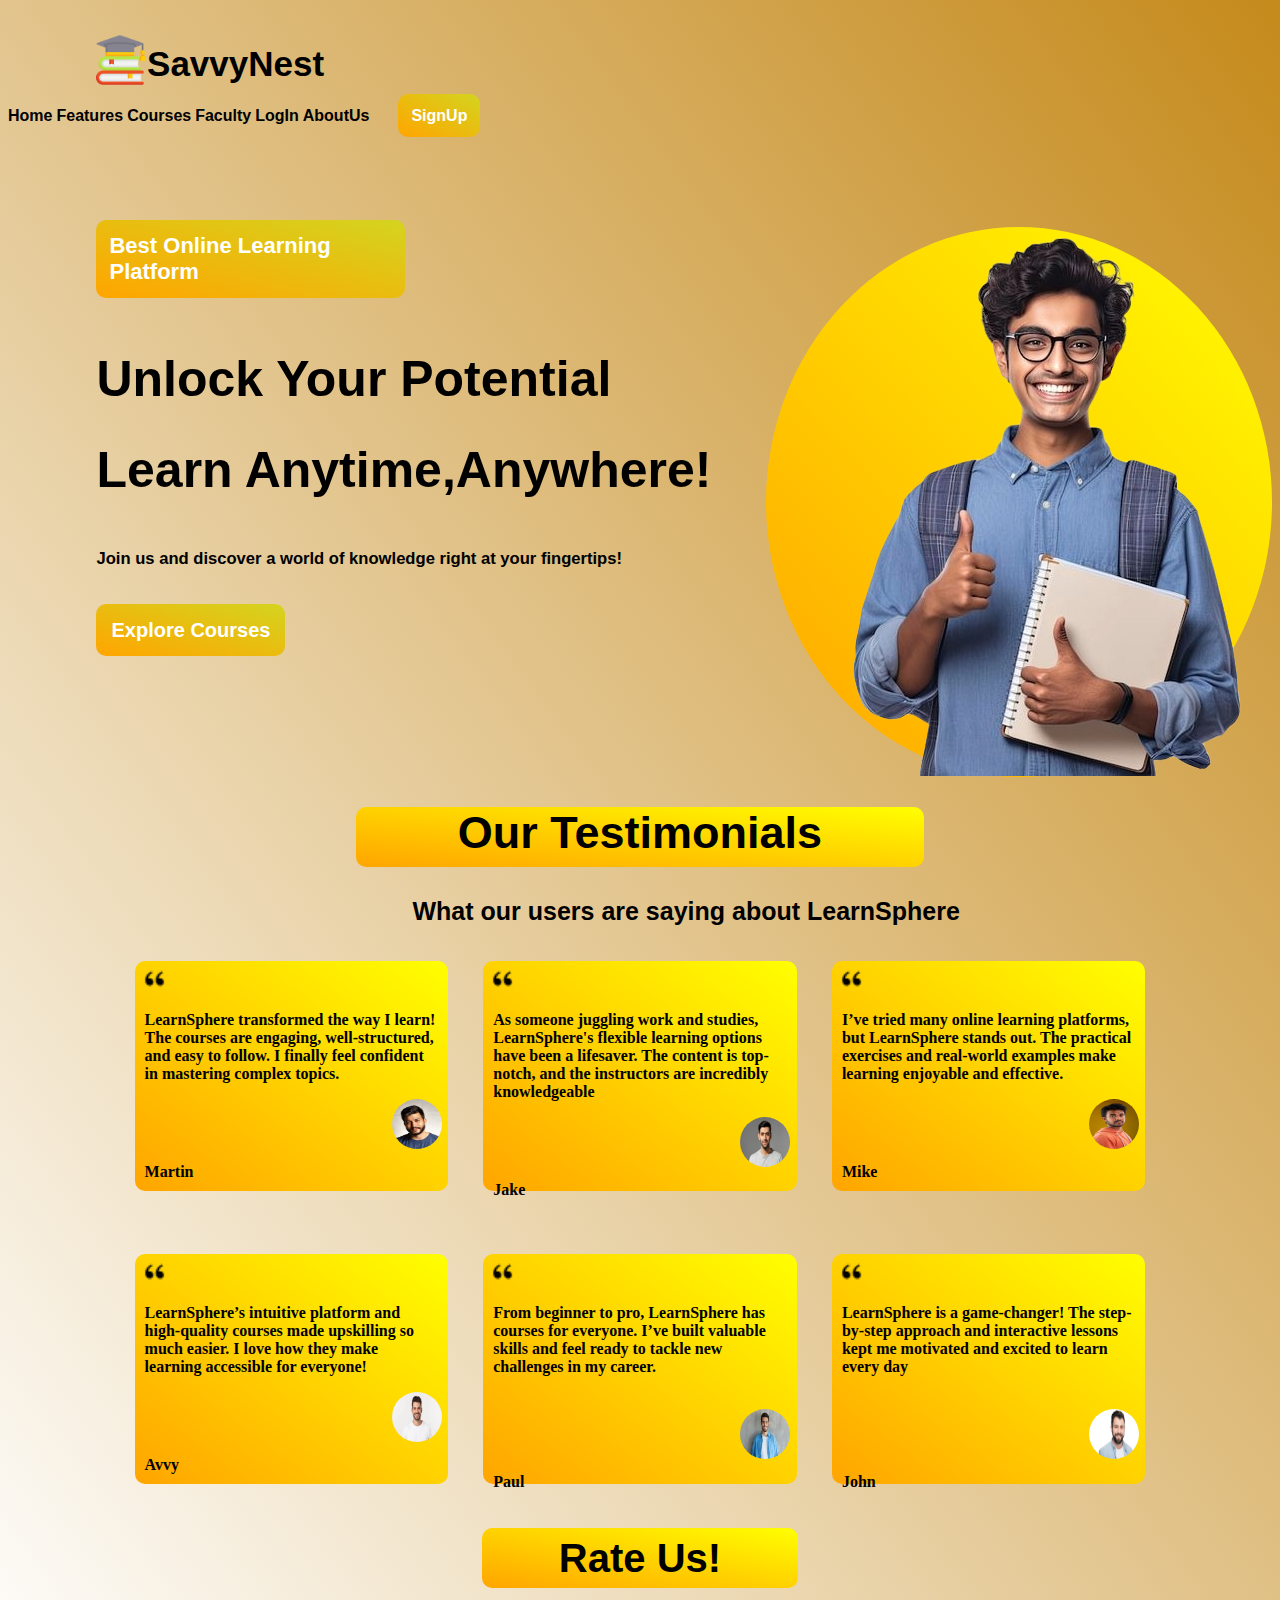
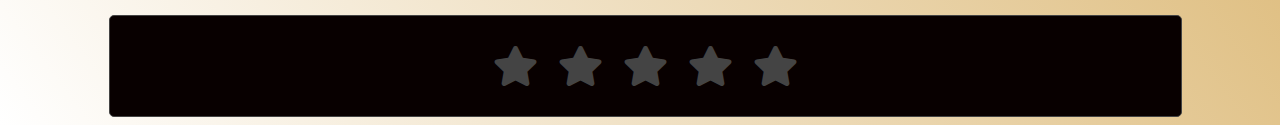
<file: index.html>
<!DOCTYPE html>
<html lang="en">
<head>
    <meta charset="UTF-8">
    
    <meta name="viewport" content="width=device-width, initial-scale=1.0">
    <title>FRONT PAGE</title>
    <link rel="stylesheet" href="css/frontpage.css">
    <link href="https://cdnjs.cloudflare.com/ajax/libs/font-awesome/5.15.4/css/all.min.css" rel="stylesheet">

</head>
<body>

    <!-- symbol -->
     <div class="symbol">
     <img src="images/education.png" alt="education" class="img">
     <h1>SavvyNest</h1>
    </div>

    <!-- navbar -->
    <div class="navbar">
<a href="index.html" target="_top" class="a">Home</a>
<a href="courses/features.html" target="_top" class="a">Features</a>
<a href="courses/course.html" target="_top" class="a">Courses</a>
<a href="courses/faculty.html" target="_top" class="a">Faculty</a>
<a href="login/loginnnn.html" target="_top" class="a">LogIn</a>
<a href="about/aboutus.html" target="_top" class="a">AboutUs</a>
<a href="login/signnuppp.html" target="_top" class="a1"> SignUp</a>
    </div>

    <!-- Front Page -->
    <div class="slogan">
<h6 class="best">Best Online Learning Platform</h6>
<h1>Unlock Your Potential</h1> 
<h1>Learn Anytime,Anywhere!</h1>
    </div>

    <div class="description">
<h5>Join us and discover a world of knowledge right at your fingertips!</h5>
    </div>

    <div>
    <a href="learning/learningplatform1234.html" target="_top" class="a2">Explore Courses</a>
</div>

<div class="picture">
<div class="bgcolor">
    <img src="images/file.png" alt="person" class="person">
</div>
</div>

<!-- testimonials section -->
<section>
<div class="testimonials">
    <h1 class="testheading">Our Testimonials</h1>
    <p class="testline">What our users are saying about LearnSphere</p>
    <div class="testimonialss">
    <div class="testimonial">
    <div class="testimonial1">
        <img src="images/quote.png" class="img1">
        <p class="answer1">LearnSphere transformed the way I learn! The courses are engaging, well-structured, and easy to follow. I finally feel confident in mastering complex topics.</p>
        <img src="images/test1.jpeg" class="img2">
        <p class="name1">Martin</p>
    </div>
    <div class="testimonial1">
        <img src="images/quote.png" class="img1">
        <p class="answer1">As someone juggling work and studies, LearnSphere's flexible learning options have been a lifesaver. The content is top-notch, and the instructors are incredibly knowledgeable</p>
        <img src="images/persona.jpg" class="img2">
        <p class="name1">Jake</p>
    </div>
    <div class="testimonial1">
        <img src="images/quote.png" class="img1">
        <p class="answer1">I’ve tried many online learning platforms, but LearnSphere stands out. The practical exercises and real-world examples make learning enjoyable and effective.</p>
        <img src="images/personnn.jpg" class="img2">
        <p class="name1">Mike</p>
    </div>
    <div class="testimonial1">
        <img src="images/quote.png" class="img1">
        <p class="answer1">LearnSphere’s intuitive platform and high-quality courses made upskilling so much easier. I love how they make learning accessible for everyone!</p>
        <img src="images/person4.jpg" class="img2">
        <p class="name1">Avvy</p>
    </div>
    <div class="testimonial1">
        <img src="images/quote.png" class="img1">
        <p class="answer1">From beginner to pro, LearnSphere has courses for everyone. I’ve built valuable skills and feel ready to tackle new challenges in my career.</p>
        <img src="images/person5.jpeg" class="img3">
        <p class="name1">Paul</p>
    </div>
    <div class="testimonial1">
        <img src="images/quote.png" class="img1">
        <p class="answer1">LearnSphere is a game-changer! The step-by-step approach and interactive lessons kept me motivated and excited to learn every day</p>
        <img src="images/person6.jpeg" class="img4">
        <p class="name1">John</p>
    
    
</div>
</div>
</div>
</section>
    
<section>
    <h1 class="ratehead">Rate Us!</h1>
    <div class="container">
        <div class="post">
            <div class="text">Thanks for rating us!</div>
        </div>
        <div class="star-widget">
            <input type="radio" name="rate" id="rate-5">
            <label for="rate-5" class="fas fa-star"></label>
            <input type="radio" name="rate" id="rate-4">
            <label for="rate-4" class="fas fa-star"></label>
            <input type="radio" name="rate" id="rate-3">
            <label for="rate-3" class="fas fa-star"></label>
            <input type="radio" name="rate" id="rate-2">
            <label for="rate-2" class="fas fa-star"></label>
            <input type="radio" name="rate" id="rate-1">
            <label for="rate-1" class="fas fa-star"></label>
            <form action="#">
                <header></header>
                <div class="textarea">
                    <textarea  cols="30" placeholder="Describe your experience.."></textarea>
                </div>
                <div class="btn">
                    <button type="submit">POST</button>
                </div>
            </form>
        </div>
    </div>
    <script>
        const btn=document.querySelector("button");
        const post=document.querySelector(".post");
        const widget=document.querySelector(".star-widget");
        btn.onclick = ()=>{
            widget.style.display="none";
            post.style.display="block";                     
            return false;
        }
    </script>
</section>
</body>
</html>
</file>
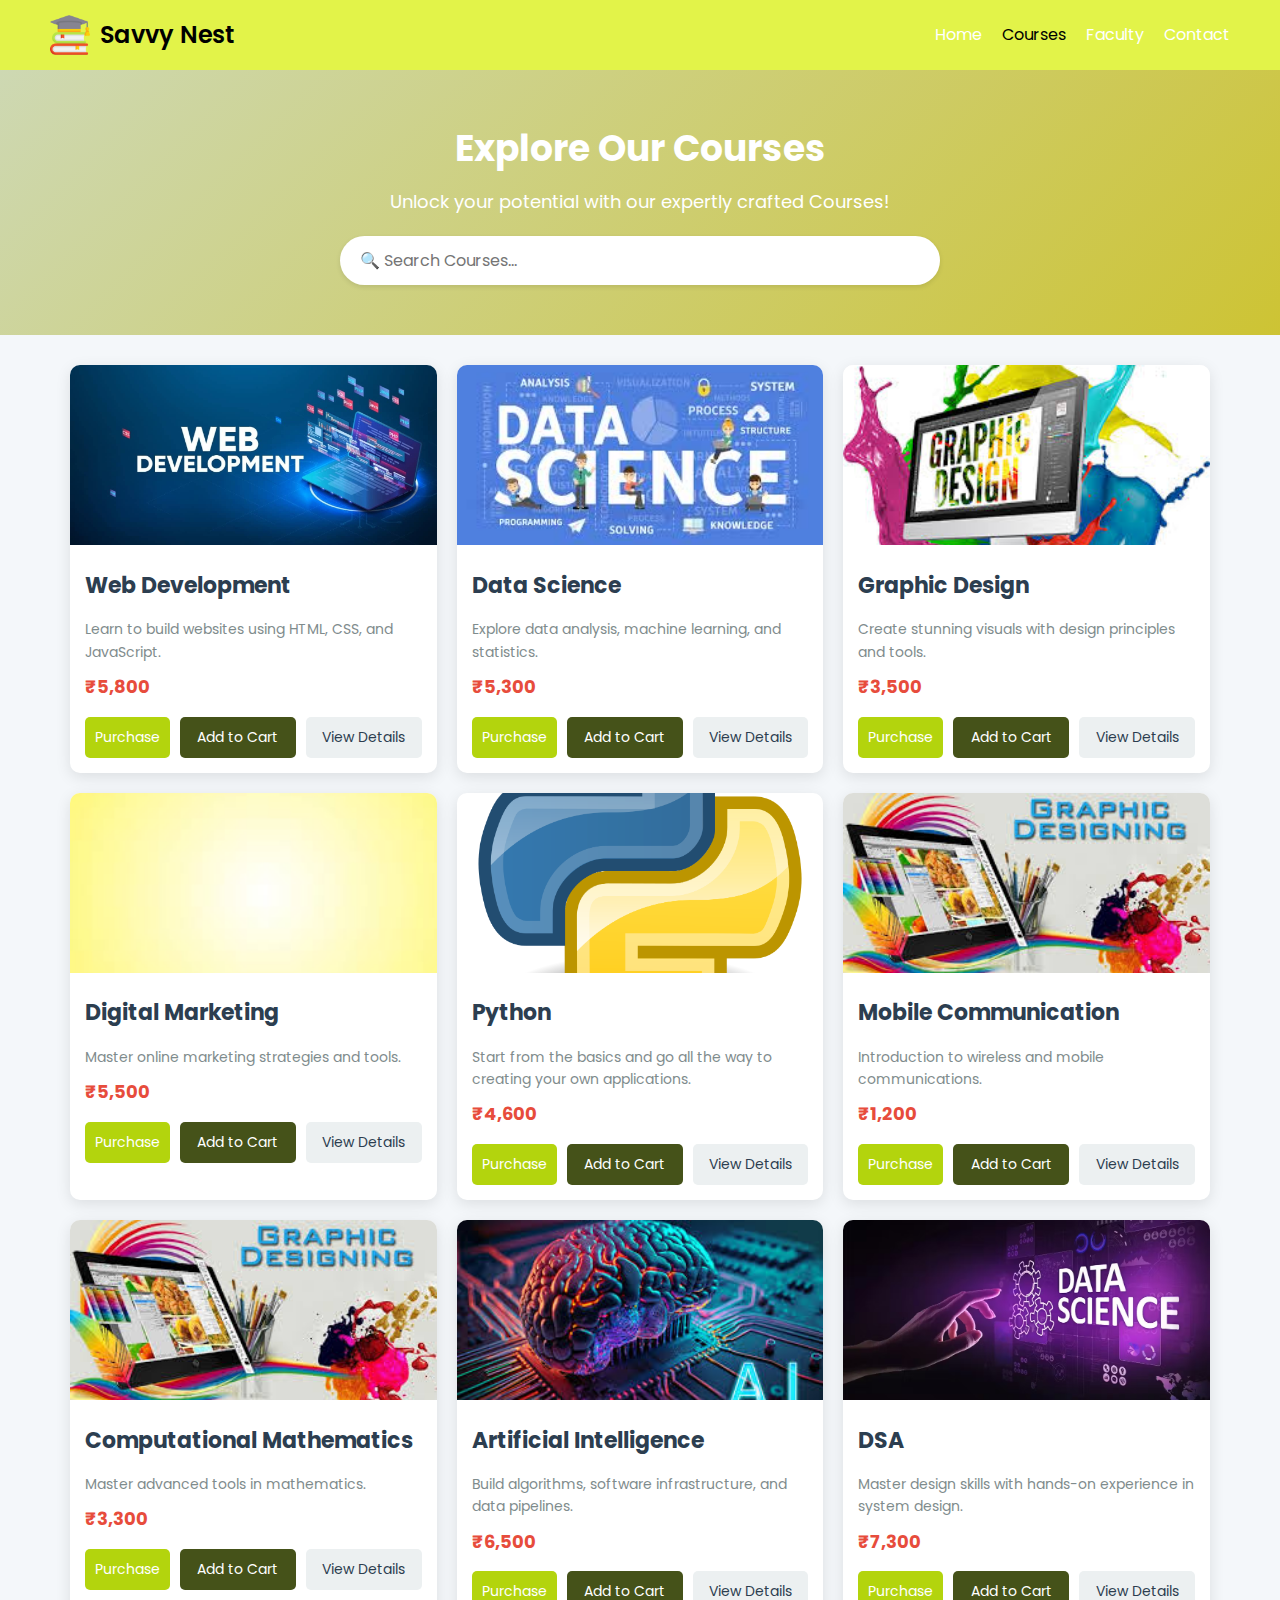
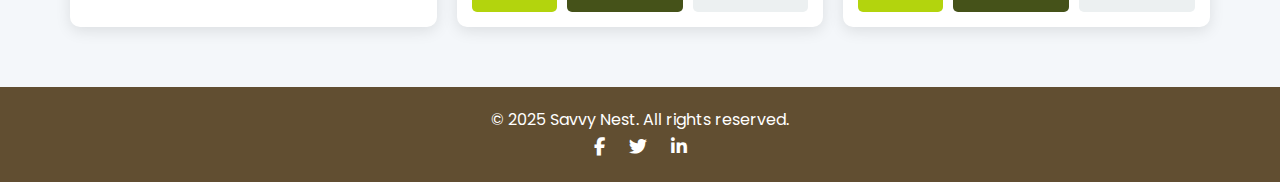
<file: courses/course.html>
<!DOCTYPE html>
<html lang="en">
<head>
    <meta charset="UTF-8">
    <meta name="viewport" content="width=device-width, initial-scale=1.0">
    <title>courses - Savvy Nest</title>
    <link rel="icon" href="../images/education.png">
    <link rel="stylesheet" href="https://cdnjs.cloudflare.com/ajax/libs/font-awesome/6.4.2/css/all.min.css">
    <link href="https://fonts.googleapis.com/css2?family=Poppins:wght@300;400;600&display=swap" rel="stylesheet">
    <link rel="stylesheet" href="../css/course.css" />
    <script src="../js/course.js"></script>
    </head>
<body>
    <!-- Navigation Bar -->
    <nav class="navbar">
        <div class="logo">
            <img src="../images/education.png" alt="Logo">
            <h1>Savvy Nest</h1>
        </div>
        <ul class="nav-links">
            <li><a href="../index.html">Home</a></li>
            <li><a href="#" class="active">Courses</a></li>
            <li><a href="faculty.html">Faculty</a></li>
            <li><a href="../feedback/feedbackform.html">Contact</a></li>
        </ul>
    </nav>

    <!-- Header -->
    <header>
        <h1>Explore Our Courses</h1>
        <p>Unlock your potential with our expertly crafted Courses!</p>
        <div class="search-container">
            <input type="text" id="searchBar" placeholder="🔍 Search Courses..." onkeyup="searchCourses()">
        </div>
    </header>

    <!-- Main Content -->
    <main>
        <div class="course-container" id="courseContainer">
            <!-- Course 1 -->
            <div class="course-box" data-course-id="course1">
                <div class="course-img">
                    <img src="../images/webdev.jpg" alt="Web Development">
                </div>
                <h2>Web Development</h2>
                <p>Learn to build websites using HTML, CSS, and JavaScript.</p>
                <h3>₹5,800</h3>
                <div class="course-buttons">
                    <a href="../learning/studymaterial.html"><button class="btn purchase-btn" onclick="purchaseCourse('Web Development')">Purchase</button></a>
                    <button class="btn cart-btn" onclick="addToCart('Web Development', 5800)">Add to Cart</button>
                    <button class="btn details-btn" onclick="showDetails('course1')">View Details</button>
                </div>
            </div>
         
            <div class="course-box" data-course-id="course2">
                <div class="course-img">
                    <img src="../images/datas.jpg" alt="Data Science">
                </div>
                <h2>Data Science</h2>
                <p>Explore data analysis, machine learning, and statistics.</p>
                <h3>₹5,300</h3>
                <div class="course-buttons">
                    <a href="../learning/studymaterial.html"><button class="btn purchase-btn" onclick="purchaseCourse('Web Development')">Purchase</button></a>
                    <button class="btn cart-btn" onclick="addToCart('Data Science', 5500)">Add to Cart</button>
                    <button class="btn details-btn" onclick="showDetails('course2')">View Details</button>
                </div>
            </div>
            <!-- Course 3 -->
            <div class="course-box" data-course-id="course3">
                <div class="course-img">
                    <img src="../images/grap.jpg" alt="Graphic Design">
                </div>
                <h2>Graphic Design</h2>
                <p>Create stunning visuals with design principles and tools.</p>
                <h3>₹3,500</h3>
                <div class="course-buttons">
                    <a href="../learning/studymaterial.html"><button class="btn purchase-btn" onclick="purchaseCourse('Web Development')">Purchase</button></a>
                    <button class="btn cart-btn" onclick="addToCart('Graphic Design', 3500)">Add to Cart</button>
                    <button class="btn details-btn" onclick="showDetails('course3')">View Details</button>
                </div>
            </div>
            <!-- Course 4 -->
            <div class="course-box" data-course-id="course4">
                <div class="course-img">
                    <img src="../images/download.jpeg" alt="Digital Marketing">
                </div>
                <h2>Digital Marketing</h2>
                <p>Master online marketing strategies and tools.</p>
                <h3>₹5,500</h3>
                <div class="course-buttons">
                    <a href="../learning/studymaterial.html"><button class="btn purchase-btn" onclick="purchaseCourse('Web Development')">Purchase</button></a>
                    <button class="btn cart-btn" onclick="addToCart('Digital Marketing', 5500)">Add to Cart</button>
                    <button class="btn details-btn" onclick="showDetails('course4')">View Details</button>
                </div>
            </div>
            <!-- Course 5 -->
            <div class="course-box" data-course-id="course5">
                <div class="course-img">
                    <img src="../images/Python.png" alt="Python">
                </div>
                <h2>Python</h2>
                <p>Start from the basics and go all the way to creating your own applications.</p>
                <h3>₹4,600</h3>
                <div class="course-buttons">
                    <a href="../learning/studymaterial.html"><button class="btn purchase-btn" onclick="purchaseCourse('Web Development')">Purchase</button></a>
                    <button class="btn cart-btn" onclick="addToCart('Python', 4600)">Add to Cart</button>
                    <button class="btn details-btn" onclick="showDetails('course5')">View Details</button>
                </div>
            </div>
            <!-- Course 6 -->
            <div class="course-box" data-course-id="course6">
                <div class="course-img">
                    <img src="../images/gd.jpg" alt="Mobile Communication">
                </div>
                <h2>Mobile Communication</h2>
                <p>Introduction to wireless and mobile communications.</p>
                <h3>₹1,200</h3>
                <div class="course-buttons">
                    <a href="../learning/studymaterial.html"><button class="btn purchase-btn" onclick="purchaseCourse('Web Development')">Purchase</button></a>
                    <button class="btn cart-btn" onclick="addToCart('Mobile Communication', 1200)">Add to Cart</button>
                    <button class="btn details-btn" onclick="showDetails('course6')">View Details</button>
                </div>
            </div>
            <!-- Course 7 -->
            <div class="course-box" data-course-id="course7">
                <div class="course-img">
                    <img src="../images/gd.jpg" alt="Computational Mathematics">
                </div>
                <h2>Computational Mathematics</h2>
                <p>Master advanced tools in mathematics.</p>
                <h3>₹3,300</h3>
                <div class="course-buttons">
                    <a href="../learning/studymaterial.html"><button class="btn purchase-btn" onclick="purchaseCourse('Web Development')">Purchase</button></a>
                    <button class="btn cart-btn" onclick="addToCart('Computational Mathematics', 3300)">Add to Cart</button>
                    <button class="btn details-btn" onclick="showDetails('course7')">View Details</button>
                </div>
            </div>
            <!-- Course 8 -->
            <div class="course-box" data-course-id="course8">
                <div class="course-img">
                    <img src="../images/ai.jpg" alt="Artificial Intelligence">
                </div>
                <h2>Artificial Intelligence</h2>
                <p>Build algorithms, software infrastructure, and data pipelines.</p>
                <h3>₹6,500</h3>
                <div class="course-buttons">
                    <a href="../learning/studymaterial.html"><button class="btn purchase-btn" onclick="purchaseCourse('Web Development')">Purchase</button></a>
                    <button class="btn cart-btn" onclick="addToCart('Artificial Intelligence', 6500)">Add to Cart</button>
                    <button class="btn details-btn" onclick="showDetails('course8')">View Details</button>
                </div>
            </div>
            <!-- Course 9 -->
            <div class="course-box" data-course-id="course9">
                <div class="course-img">
                    <img src="../images/ds.avif" alt="DSA">
                </div>
                <h2>DSA</h2>
                <p>Master design skills with hands-on experience in system design.</p>
                <h3>₹7,300</h3>
                <div class="course-buttons">
                    <a href="../learning/studymaterial.html"><button class="btn purchase-btn" onclick="purchaseCourse('Web Development')">Purchase</button></a>
                    <button class="btn cart-btn" onclick="addToCart('Data Structures & Algorithms', 7300)">Add to Cart</button>
                    <button class="btn details-btn" onclick="showDetails('course9')">View Details</button>
                </div>
            </div>
        </div>
    </main>

    <!-- Footer -->
    <footer>
        <p>© 2025 Savvy Nest. All rights reserved.</p>
        <div class="social-links">
            <a href="#"><i class="fab fa-facebook-f"></i></a>
            <a href="#"><i class="fab fa-twitter"></i></a>
            <a href="#"><i class="fab fa-linkedin-in"></i></a>
        </div>
    </footer>

    <!-- Modal for Course Details -->
    <div class="modal" id="courseModal">
        <div class="modal-content">
            <span class="close-btn" onclick="closeModal()">×</span>
            <h2 id="modalTitle"></h2>
            <p id="modalDescription"></p>
            <h3 id="modalPrice"></h3>
        </div>
    </div>
</body>
</html>
<!--
Yeah! The Kidd
Ho, unlimited chalde aa vair ni (brrr)
Limited count ne breath de
Main duniya de opposite chalada
Te parallel chalada aan death de
Kaia de taan dilaan vich rehinna aan
Kaia de taan samajhon vi baahar ni
Ho, young'an vich age aaundi, mithia
-->
</file>
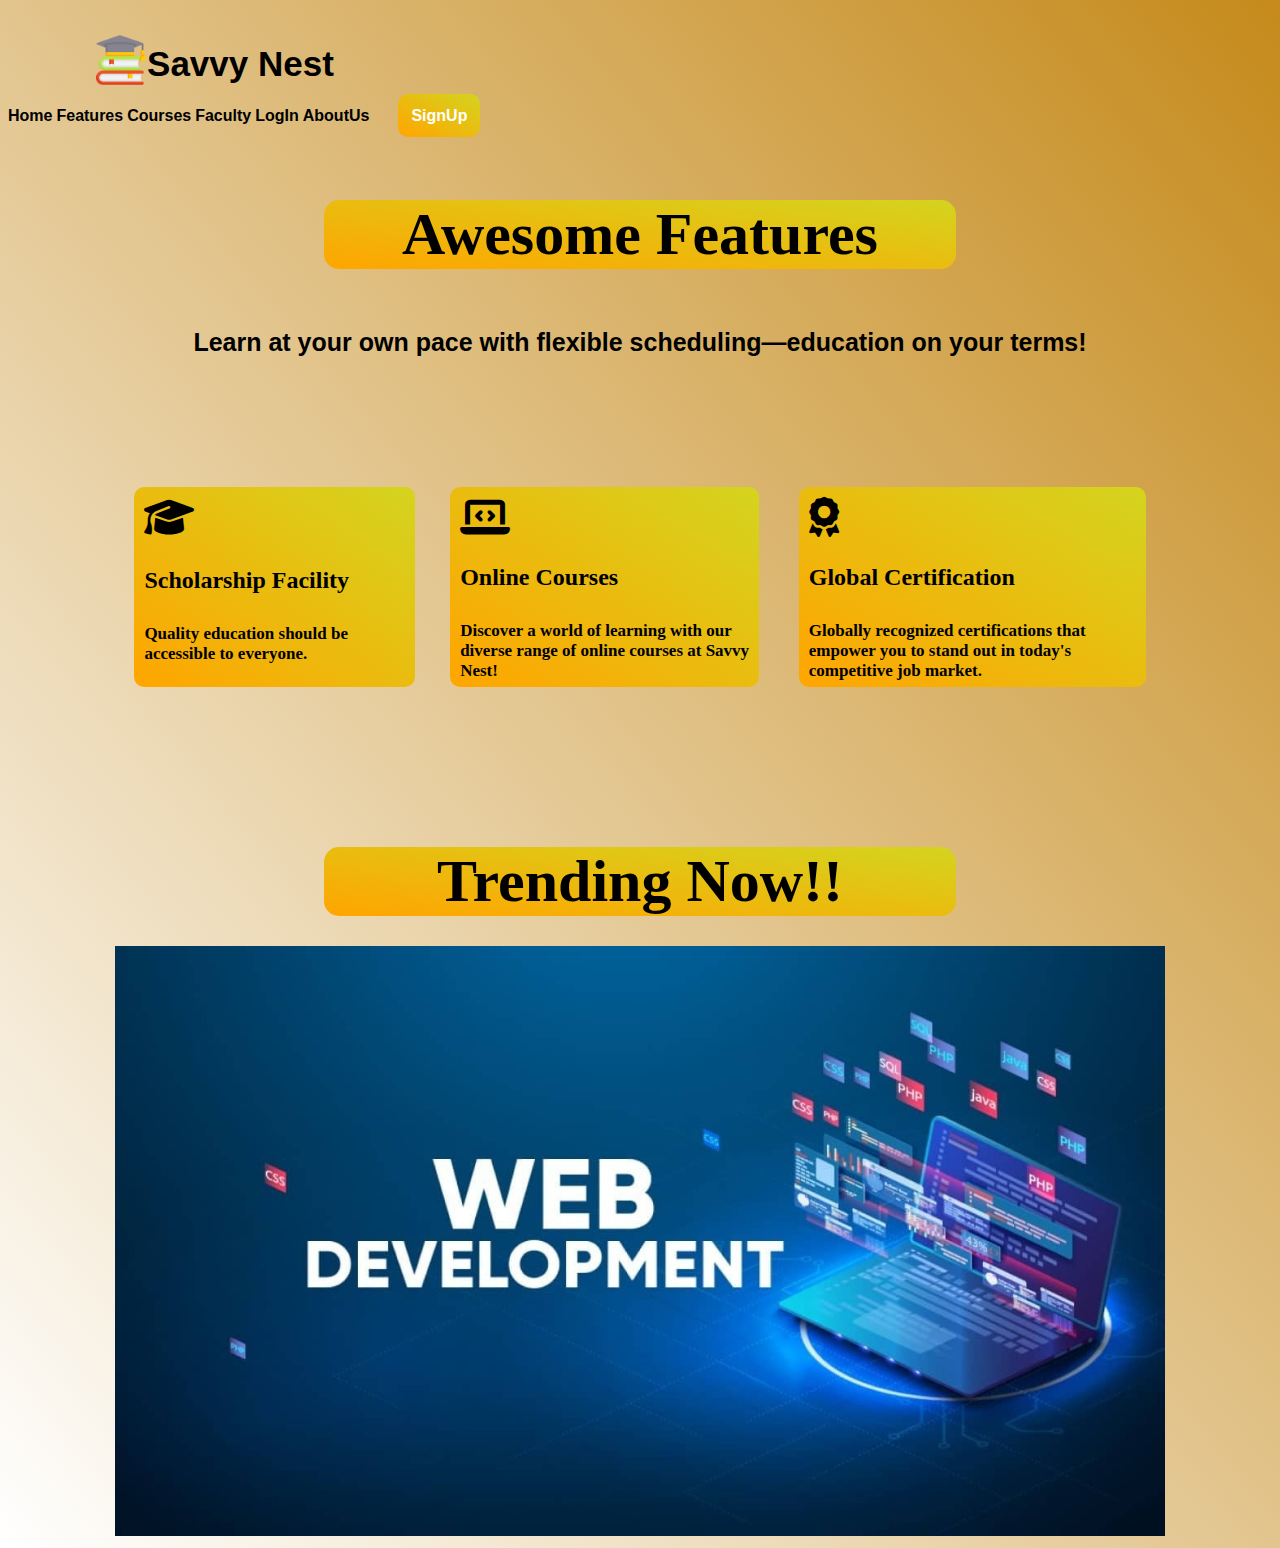
<file: courses/features.html>
<!DOCTYPE html>
<html lang="en">
<head>
    <meta charset="UTF-8">
    <meta name="viewport" content="width=device-width, initial-scale=1.0">
    <link rel="stylesheet" href="../css/features.css">
    <title>FEATURES</title>
    <link rel="stylesheet" href="https://cdnjs.cloudflare.com/ajax/libs/font-awesome/6.3.0/css/all.min.css"/>
    
</head>
<body>
    <!-- symbol -->
    <div class="symbol">
        <img src="../images/education.png" alt="education" class="img">
        <h1> Savvy Nest</h1>
       </div>

    <!-- Navbar -->
    <div class="navbar">
    <a href="../index.html" target="_top" class="a">Home</a>
<a href="features.html" target="_top" class="a">Features</a>
<a href="course.html" target="_top" class="a">Courses</a>
<a href="faculty.html" target="_top" class="a">Faculty</a>
<a href="../login/loginnnn.html" target="_top" class="a">LogIn</a>
<a href="../about/aboutus.html" target="_top" class="a">AboutUs</a>
<a href="../login/signnuppp.html" target="_top" class="a1"> SignUp</a>
    </div>

    <!-- heading -->
    <h1 class="heading">Awesome Features</h1>
    <h6 class="line">Learn at your own pace with flexible scheduling—education on your terms!</h6>

    <!-- features -->
     
    <div class="features">
        <a href="#img1" class="anchor1">
        <div class="feature1">
            <i class="fa-solid fa-graduation-cap"></i>
            <h2>Scholarship Facility</h2>
        <p>Quality education should be accessible to everyone.</p>
        </div>
        </a>

        <div class="lightbox" id="img1">
            <a href="#" class="close">&times;</a>
            <div class="lightboxcontent">
                <img src="../images/schlolarship.jpg">
            </div>
        </div>
        
        <a href="learning/learningplatform1234.html" class="anchor2">
        <div class="feature2">
            <i class="fa-solid fa-laptop-code"></i>
        <h2>Online Courses</h2>
        <p>Discover a world of learning with our diverse range of online courses at Savvy Nest!</p>
        </div>
        </a>

        <a href="#img3" class="anchor3">
        <div class="feature3">
            <i class="fa-solid fa-award"></i>
        <h2>Global Certification</h2>
        <p>Globally recognized certifications that empower you to stand out in today's competitive job market.</p>
        </div>
    </a>

        <div class="lightbox" id="img3">
            <a href="#" class="close">&times;</a>
            <div class="lightboxcontent"> 
                <img src="../images/certificate.webp" alt="img3">
            </div>
        </div>
        </div>
    
    <section>
        <div class="trending">
            <div class="now">Trending Now!!</div>
            <div class="slider">
                <div class="slides">
                    <div class="slide"><img src="../images/webdev.jpg"></div>
                    <div class="slide"><img src="../images/datas.jpg"></div>
                    <div class="slide"><img src="../images/ari.avif"></div>
                </div>
            </div>
        </div>
        <script>
        </script>
    </section>

        
</body>
</html>
</file>
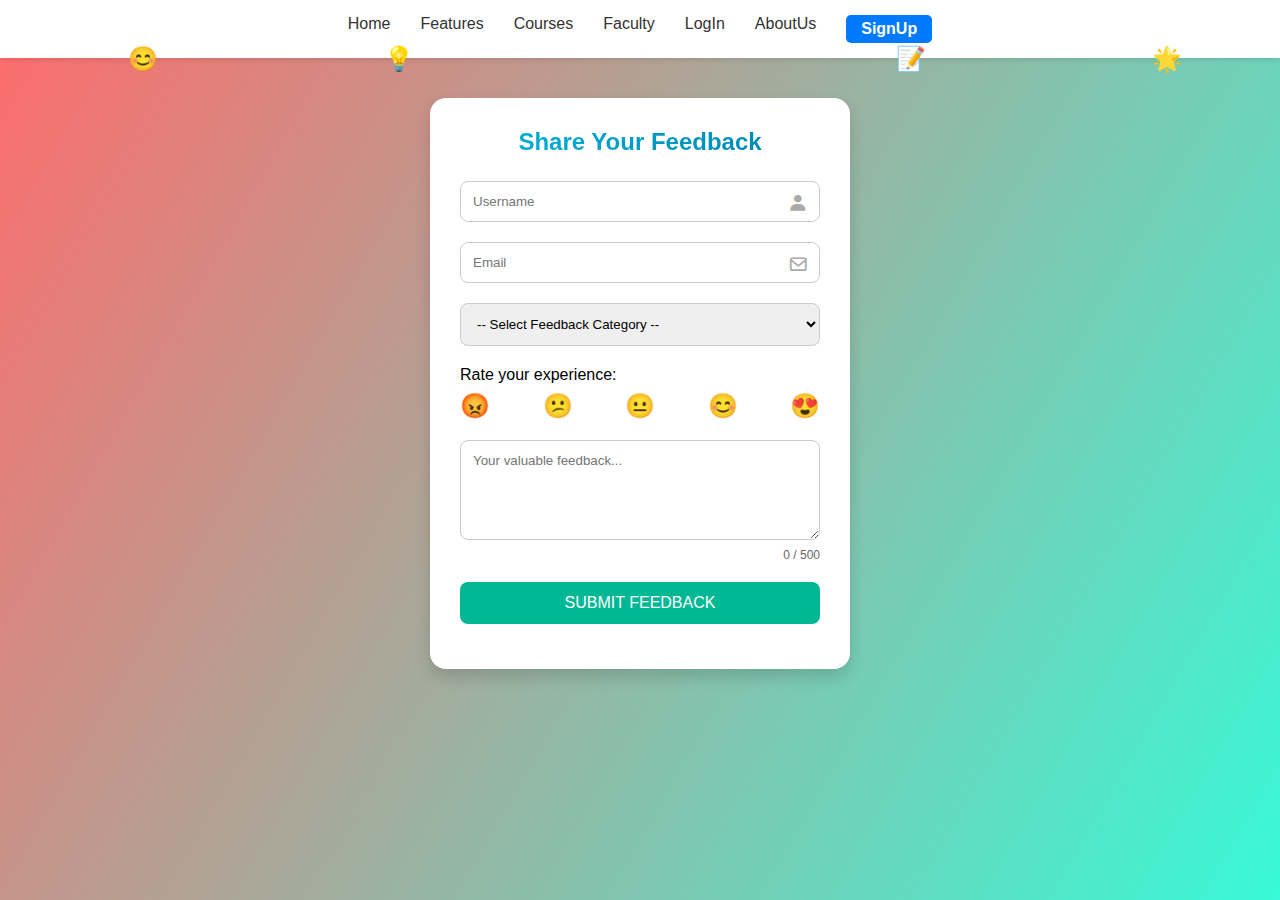
<file: feedback/feedbackform.html>
<!DOCTYPE html>
<html lang="en">
<head>
  <meta charset="UTF-8" />
  <meta name="viewport" content="width=device-width, initial-scale=1.0"/>
  <title>Feedback Form - Savvy Nest</title>
  <link rel="icon" href="../images/education.png" />
  <link href="https://unpkg.com/boxicons@2.1.4/css/boxicons.min.css" rel="stylesheet"/>

  <style>
    * {
      margin: 0;
      padding: 0;
      box-sizing: border-box;
      font-family: "Segoe UI", sans-serif;
    }

    body {
      background: linear-gradient(120deg, #ff6b6b, #38f9d7);
      min-height: 100vh;
    }

    .navbar {
      display: flex;
      justify-content: center;
      background-color: #ffffff;
      padding: 15px 0;
      box-shadow: 0 2px 5px rgba(0,0,0,0.1);
    }

    .navbar a {
      margin: 0 15px;
      text-decoration: none;
      color: #333;
      font-weight: 500;
      transition: color 0.3s;
    }

    .navbar a:hover {
      color: #007bff;
    }

    .navbar .a1 {
      font-weight: bold;
      color: #fff;
      background: #007bff;
      padding: 5px 15px;
      border-radius: 5px;
    }

    main.form {
      display: flex;
      justify-content: center;
      align-items: center;
      padding: 40px 20px;
    }

    form {
      background-color: #fff;
      padding: 30px;
      border-radius: 16px;
      box-shadow: 0 8px 16px rgba(0,0,0,0.15);
      width: 100%;
      max-width: 420px;
    }

    h1 {
      text-align: center;
      margin-bottom: 25px;
      font-size: 24px;
      background: linear-gradient(to right, #00b4db, #0083b0);
      -webkit-background-clip: text;
      -webkit-text-fill-color: transparent;
    }

    .input-box {
      position: relative;
      margin-bottom: 20px;
    }

    input, select, textarea {
      width: 100%;
      padding: 12px 40px 12px 12px;
      border-radius: 8px;
      border: 1px solid #ccc;
      outline: none;
    }

    textarea {
      resize: vertical;
      min-height: 100px;
    }

    .input-box i {
      position: absolute;
      right: 12px;
      top: 12px;
      font-size: 20px;
      color: #aaa;
    }

    .char-counter {
      font-size: 12px;
      text-align: right;
      margin-top: 4px;
      color: #666;
    }

    .rating-label {
      font-weight: 500;
      margin-bottom: 8px;
      display: block;
    }

    .rating-options {
      display: flex;
      justify-content: space-between;
      font-size: 24px;
      margin: 5px 0 15px;
      cursor: pointer;
    }

    .rating-options .emoji:hover,
    .rating-options .emoji.selected {
      transform: scale(1.2);
    }

    .btn {
      width: 100%;
      background: #00b894;
      color: #fff;
      padding: 12px;
      border: none;
      border-radius: 8px;
      cursor: pointer;
      font-size: 16px;
      transition: background 0.3s;
    }

    .btn:hover {
      background: #019875;
    }

    .success-message {
      text-align: center;
      color: green;
      margin-top: 15px;
    }

    /* Modal */
    .modal {
      display: none;
      position: fixed;
      top: 0; left: 0;
      width: 100%; height: 100%;
      background: rgba(0,0,0,0.6);
      justify-content: center;
      align-items: center;
    }

    .modal-content {
      background: white;
      padding: 30px;
      border-radius: 10px;
      text-align: center;
    }

    .modal .btn {
      margin: 10px 5px 0;
      width: auto;
      padding: 10px 20px;
    }

    .btn-cancel {
      background: #ccc;
      color: #000;
    }

    .floating-emoji {
      position: absolute;
      animation: float 6s ease-in-out infinite;
      top: 5%;
      font-size: 24px;
    }

    @keyframes float {
      0%, 100% {
        transform: translateY(0);
      }
      50% {
        transform: translateY(-15px);
      }
    }
  </style>
</head>

<body>

  <!-- Navbar -->
  <div class="navbar">
    <a href="index.html" class="a">Home</a>
    <a href="courses/features.html" class="a">Features</a>
    <a href="courses/course.html" class="a">Courses</a>
    <a href="courses/faculty.html" class="a">Faculty</a>
    <a href="login/login.html" class="a">LogIn</a>
    <a href="about/aboutus.html" class="a">AboutUs</a>
    <a href="login/signnuppp.html" class="a1">SignUp</a>
  </div>

  <!-- Floating Emojis -->
  <div class="floating-emoji" style="left: 10%;">😊</div>
  <div class="floating-emoji" style="left: 30%;">💡</div>
  <div class="floating-emoji" style="left: 70%;">📝</div>
  <div class="floating-emoji" style="left: 90%;">🌟</div>

  <!-- Main Form -->
  <main class="form">
    <form id="feedbackForm" novalidate>
      <h1>Share Your Feedback</h1>

      <div class="input-box">
        <input type="text" id="username" placeholder="Username" required />
        <i class="bx bxs-user"></i>
      </div>

      <div class="input-box">
        <input type="email" id="email" placeholder="Email" required />
        <i class="bx bx-envelope"></i>
      </div>

      <div class="input-box">
        <select id="category" required>
          <option value="">-- Select Feedback Category --</option>
          <option value="UI/UX">UI/UX Design</option>
          <option value="Content">Content Quality</option>
          <option value="Bugs">Bug Report</option>
          <option value="Feature">Feature Request</option>
          <option value="Other">Other</option>
        </select>
      </div>

      <div class="input-box">
        <label class="rating-label">Rate your experience:</label>
        <div class="rating-options" id="ratingOptions">
          <span class="emoji" data-value="1">😡</span>
          <span class="emoji" data-value="2">😕</span>
          <span class="emoji" data-value="3">😐</span>
          <span class="emoji" data-value="4">😊</span>
          <span class="emoji" data-value="5">😍</span>
        </div>
        <input type="hidden" id="rating" />
      </div>

      <div class="input-box">
        <textarea id="feedback" placeholder="Your valuable feedback..." maxlength="500" required></textarea>
        <div class="char-counter" id="charCounter">0 / 500</div>
      </div>

      <button type="submit" class="btn">SUBMIT FEEDBACK</button>
      <p id="successMessage" class="success-message"></p>
    </form>
  </main>

  <!-- Modal (optional) -->
  <div id="modal" class="modal">
    <div class="modal-content">
      <p>Are you sure you want to submit this feedback?</p>
      <button id="confirmSubmit" class="btn">YES, SUBMIT</button>
      <button id="cancelSubmit" class="btn btn-cancel">CANCEL</button>
    </div>
  </div>

  <script>
    // Character counter
    const feedbackInput = document.getElementById('feedback');
    const charCounter = document.getElementById('charCounter');

    feedbackInput.addEventListener('input', () => {
      charCounter.textContent = `${feedbackInput.value.length} / 500`;
    });

    // Rating selection
    const ratingEmojis = document.querySelectorAll('.emoji');
    const ratingInput = document.getElementById('rating');

    ratingEmojis.forEach(emoji => {
      emoji.addEventListener('click', () => {
        ratingEmojis.forEach(e => e.classList.remove('selected'));
        emoji.classList.add('selected');
        ratingInput.value = emoji.getAttribute('data-value');
      });
    });
  </script>

</body>
</html>
</file>
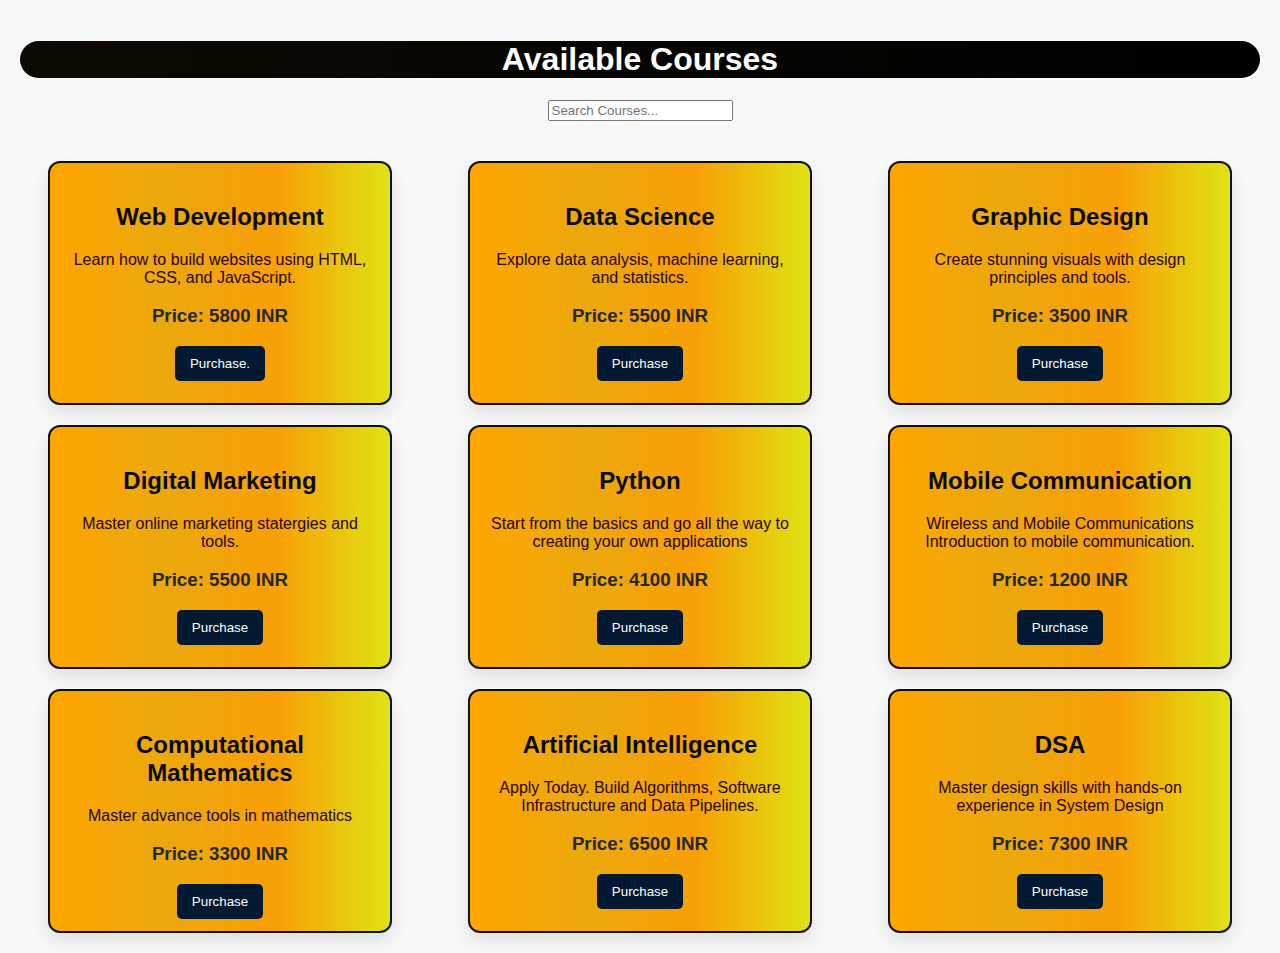
<file: learning/learningplatform1.html>
<!DOCTYPE html>
<html lang="en">
<head>
    <meta charset="UTF-8">
    <meta name="viewport" content="width=device-width, initial-scale=1.0">
    <title>courses - Savvy Nest</title>
    <link rel="icon" href="../images/education.png">
    <link rel="stylesheet" href="../css/learningplatform1.css">
</head>
<body>
    <header>
        <h1>Available Courses</h1>
        <input type="text" id="searchBar" placeholder="Search Courses..." onkeyup="searchCourses()">
    </header>
    <main>
        <div class="course-container" id="courseContainer">
            <div class="course-box" onclick="showDetails('course1')">
                <h2>Web Development</h2>
                <p>Learn how to build websites using HTML, CSS, and JavaScript.</p>
                <h3>Price: 5800 INR</h3>
                <a href="studymaterial.html"><button>Purchase.</button></a>
            </div>
            <div class="course-box">
                <h2>Data Science</h2>
                <p>Explore data analysis, machine learning, and statistics.</p>
                <h3>Price: 5500 INR</h3>
                <button>Purchase</button>
            </div>
            <div class="course-box">
                <h2>Graphic Design</h2>
                <p>Create stunning visuals with design principles and tools.</p>
                <h3>Price: 3500 INR</h3>
                <button>Purchase</button>
            </div>
            <div class="course-box">
                <h2>Digital Marketing</h2>
                <p>Master online marketing statergies and tools.</p>
                <h3>Price: 5500 INR</h3>
                <button>Purchase</button>
            </div>
            <div class="course-box">
                <h2>Python</h2>
                <p>Start from the basics and go all the way to creating your own applications</p>
                <h3>Price: 4100 INR</h3>
                <button>Purchase</button>
            </div>
            <div class="course-box">
                <h2>Mobile Communication</h2>
                <p> Wireless and Mobile Communications Introduction to mobile communication.</p>
                <h3>Price: 1200 INR</h3>
                <button>Purchase</button>
            </div>
            <div class="course-box">
                <h2>Computational Mathematics</h2>
                <p>Master advance tools in mathematics</p>
                <h3>Price: 3300 INR</h3>
                <button>Purchase</button>
            </div>
            <div class="course-box">
                <h2>Artificial Intelligence</h2>
                <p>Apply Today. Build Algorithms, Software Infrastructure and Data Pipelines.</p>
                <h3>Price: 6500 INR</h3>
                <button>Purchase</button>
            </div>
            <div class="course-box">
                <h2>DSA</h2>
                <p>Master design skills with hands-on experience in System Design</p>
                <h3>Price: 7300 INR</h3>
                <button>Purchase</button>
            </div>
        </div>
    </main>
    <script>
        function searchCourses() {
            let input = document.getElementById('searchBar').value.toLowerCase();
            let courseContainer = document.getElementById('courseContainer');
            let courses = courseContainer.getElementsByClassName('course-box');

            for (let i = 0; i < courses.length; i++) {
                let courseTitle = courses[i].getElementsByTagName('h2')[0].innerText.toLowerCase();
                if (courseTitle.includes(input)) {
                    courses[i].style.display = '';
                } else {
                    courses[i].style.display = 'none';
                }
            }
        }
    </script>
</body>
</html>
</file>
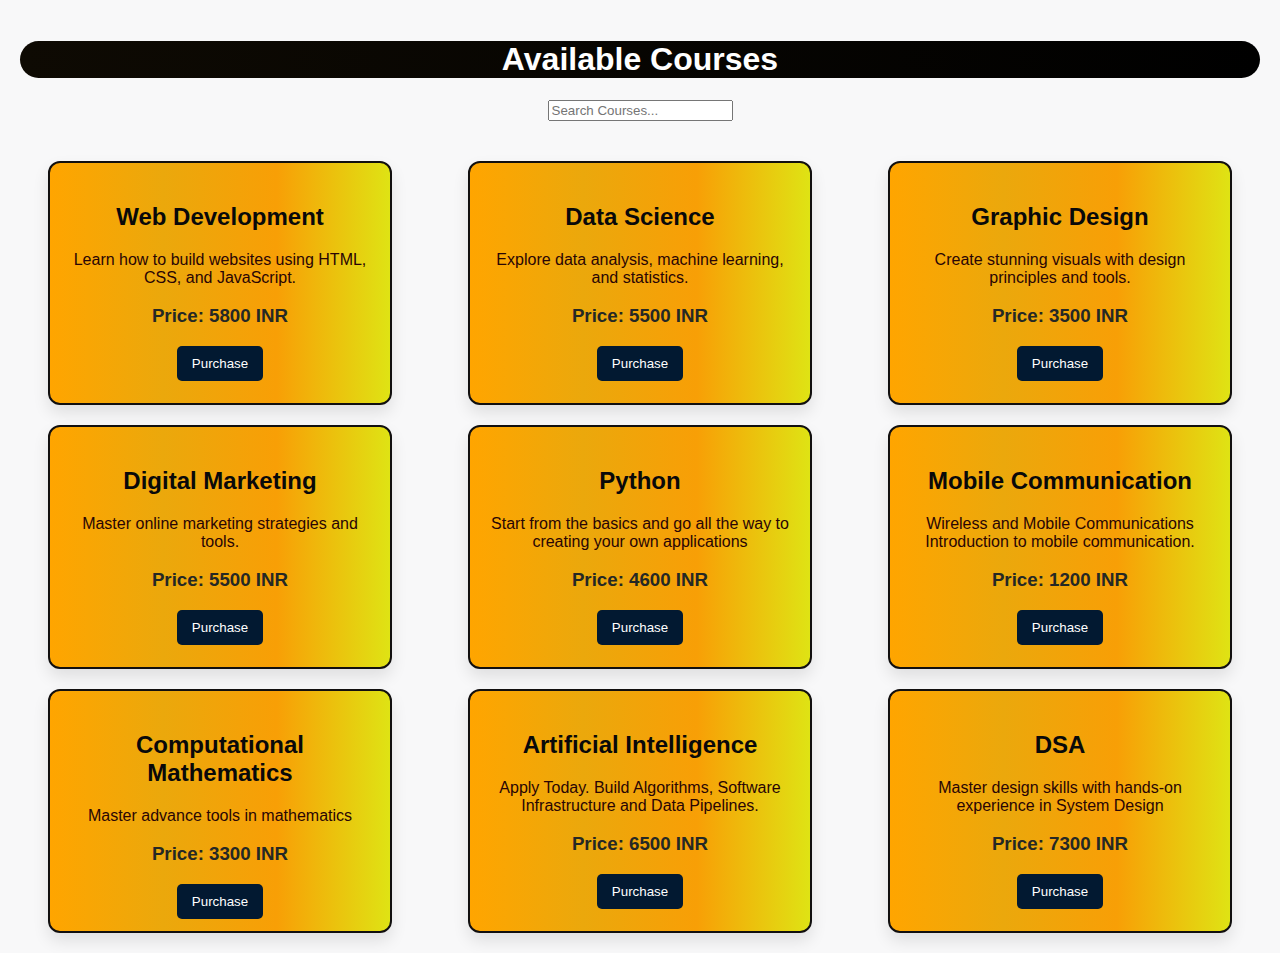
<file: learning/learningplatform1234.html>
<!DOCTYPE html>
<html lang="en">
<head>
    <meta charset="UTF-8">
    <meta name="viewport" content="width=device-width, initial-scale=1.0">
    <title>courses - Savv NestP</title>
    <link rel="icon" href="../images/education.png">
    <link rel="stylesheet" href="../css/learningplatform1.css">
</head>
<body>
    <header>
        <h1>Available Courses</h1>
        <input type="text" id="searchBar" placeholder="Search Courses..." onkeyup="searchCourses()">
    </header>
    <main>
        <div class="course-container" id="courseContainer">
            <div class="course-box" onclick="showDetails('course1')">
                <h2>Web Development</h2>
                <p>Learn how to build websites using HTML, CSS, and JavaScript.</p>
                <h3>Price: 5800 INR</h3>
                <a href="studymaterial.html"><button>Purchase</button></a>
            </div>
            <div class="course-box">
                <h2>Data Science</h2>
                <p>Explore data analysis, machine learning, and statistics.</p>
                <h3>Price: 5500 INR</h3>
                <button>Purchase</button>
            </div>
            <div class="course-box">
                <h2>Graphic Design</h2>
                <p>Create stunning visuals with design principles and tools.</p>
                <h3>Price: 3500 INR</h3>
                <button>Purchase</button>
            </div>
            <div class="course-box">
                <h2>Digital Marketing</h2>
                <p>Master online marketing strategies and tools.</p>
                <h3>Price: 5500 INR</h3>
                <button>Purchase</button>
            </div>
            <div class="course-box">
                <h2>Python</h2>
                <p>Start from the basics and go all the way to creating your own applications</p>
                <h3>Price: 4600 INR</h3>
                <button>Purchase</button>
            </div>
            <div class="course-box">
                <h2>Mobile Communication</h2>
                <p> Wireless and Mobile Communications Introduction to mobile communication.</p>
                <h3>Price: 1200 INR</h3>
                <button>Purchase</button>
            </div>
            <div class="course-box">
                <h2>Computational Mathematics</h2>
                <p>Master advance tools in mathematics</p>
                <h3>Price: 3300 INR</h3>
                <button>Purchase</button>
            </div>
            <div class="course-box">
                <h2>Artificial Intelligence</h2>
                <p>Apply Today. Build Algorithms, Software Infrastructure and Data Pipelines.</p>
                <h3>Price: 6500 INR</h3>
                <button>Purchase</button>
            </div>
            <div class="course-box">
                <h2>DSA</h2>
                <p>Master design skills with hands-on experience in System Design</p>
                <h3>Price: 7300 INR</h3>
                <button>Purchase</button>
            </div>
        </div>
    </main>
    <script>
        function searchCourses() {
            let input = document.getElementById('searchBar').value.toLowerCase();
            let courseContainer = document.getElementById('courseContainer');
            let courses = courseContainer.getElementsByClassName('course-box');

            for (let i = 0; i < courses.length; i++) {
                let courseTitle = courses[i].getElementsByTagName('h2')[0].innerText.toLowerCase();
                if (courseTitle.includes(input)) {
                    courses[i].style.display = '';
                } else {
                    courses[i].style.display = 'none';
                }
            }
        }
    </script>
</body>
</html>
</file>
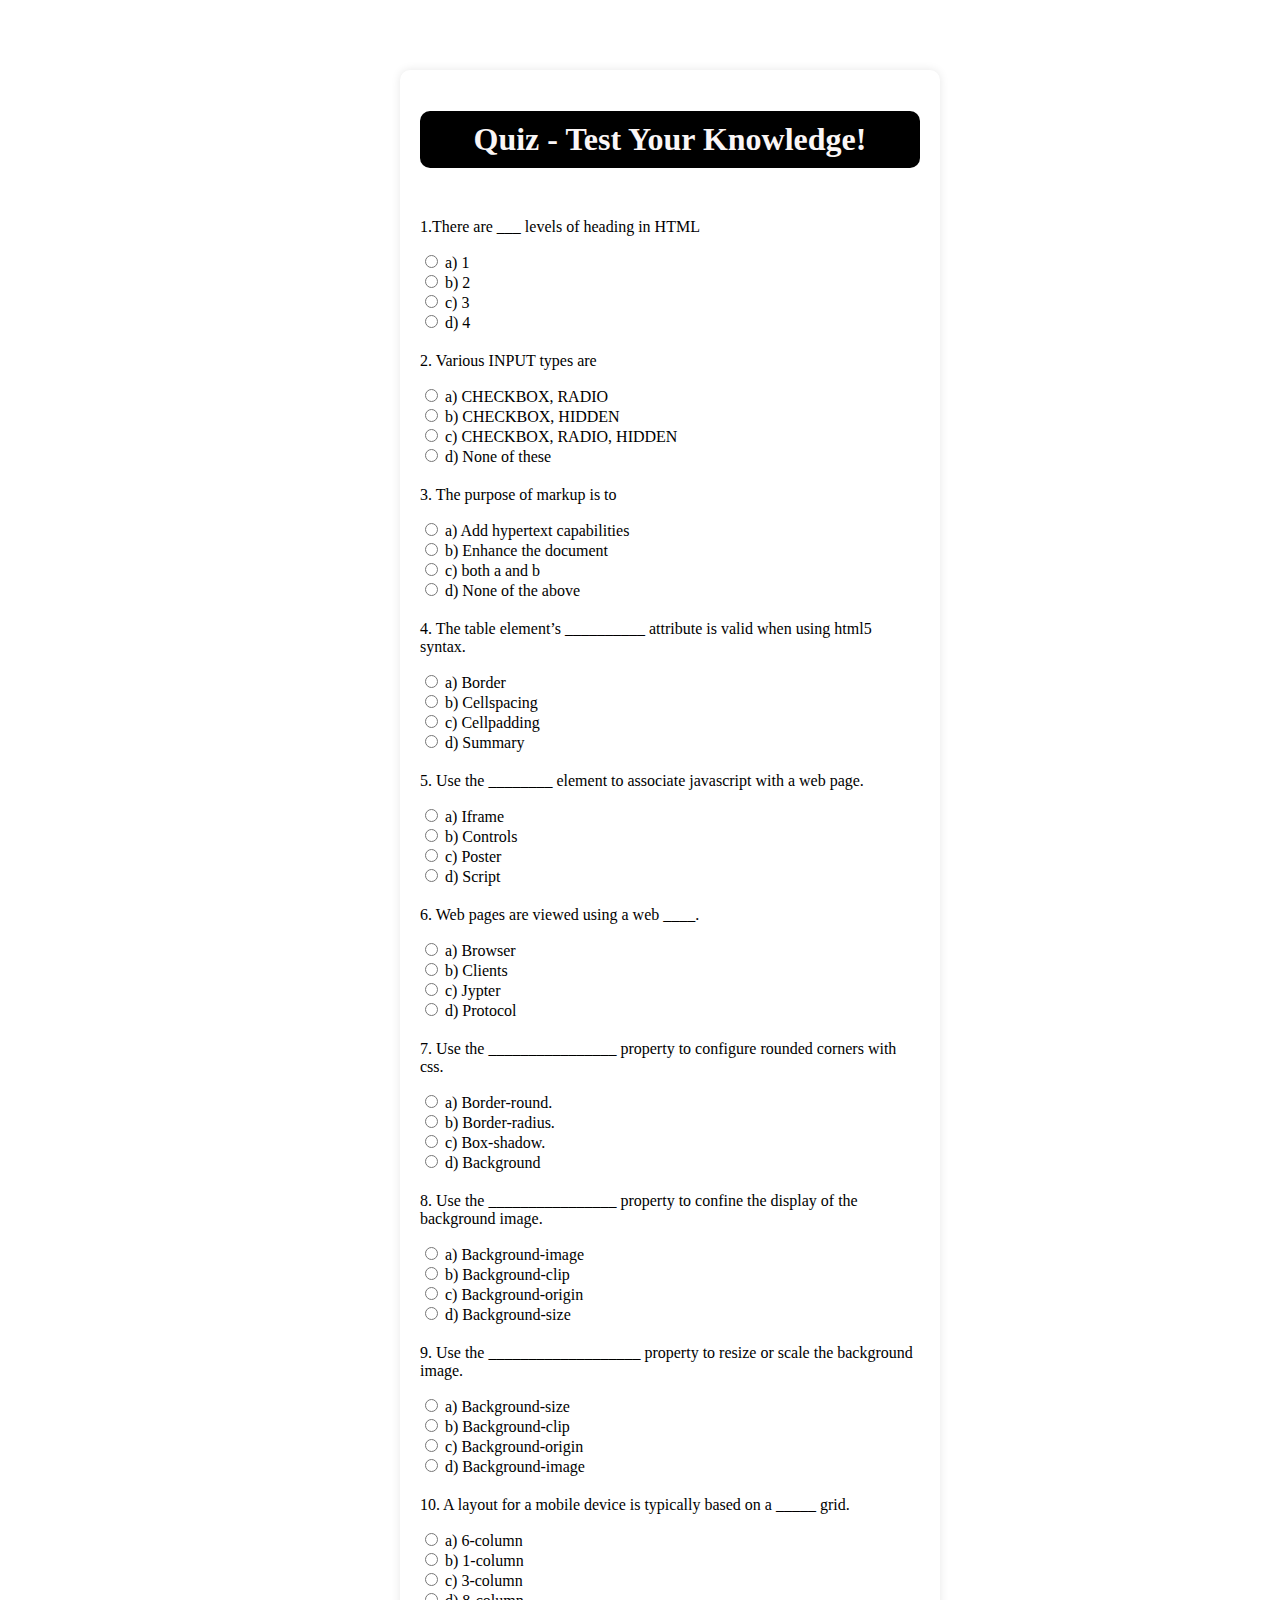
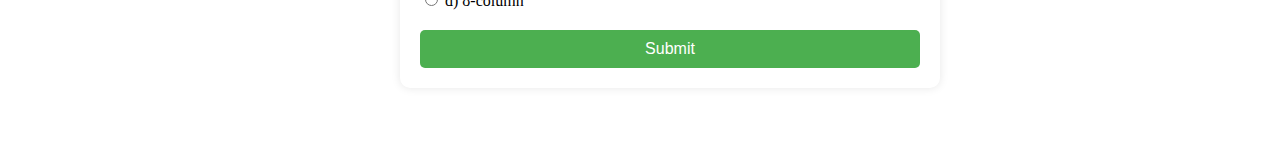
<file: learning/quiz.html>
<!DOCTYPE html>
<html lang="en">
<head>
    <meta charset="UTF-8">
    <meta name="viewport" content="width=device-width, initial-scale=1.0">
    <title>quiz-Savvy Nest</title>
    <link rel="icon" href="../images/education.png">
    <style>
        body{
       background-image: url(https://png.pngtree.com/background/20230401/original/pngtree-educational-illustration-background-picture-image_2252949.jpg);
        }
       .container {
        max-width: 1200px;
        margin: 50px auto;
        padding: 20px;
       }
       h1, h2, h3 {
        text-align: center;
        color: #faf6f6;
        background-color: black;
        margin-bottom: 50px;
        padding: 10px;
        border-radius: 10px;
    }
         .question {
              margin-bottom: 20px;
          }
          .question h3 {
              margin: 0 0 10px;
              color: #c4c1f6;
          }
          .result {
              margin-top: 20px;
              text-align: center;
              color: #fff;
          }
          .quiz-container {
              background-color: white;
              padding: 20px;
              border-radius: 10px;
              box-shadow: 0 0 10px rgba(0, 0, 0, 0.1);
              width: 500px;
              margin-left:30%
          
              
            }
            
          
            
            .question {
              margin-bottom: 20px;
            }
            
            button {
              display: block;
              width: 100%;
              padding: 10px;
              background-color: #4CAF50;
              color: white;
              border: none;
              border-radius: 5px;
              font-size: 16px;
              cursor: pointer;
            }
            
            button:hover {
              background-color: #45a049;
            }
            
            #result {
              display: none;
              text-align: center;
              margin-top: 20px;
            }
    </style>
</head>
<body>
    <div class="container">
    <div class="quiz-container">
        <h1>Quiz - Test Your Knowledge!</h1>
        <form id="quiz-form">
          <div class="question">
            <p>1.There are ___ levels of heading in HTML</p>
            <input type="radio" name="q1" value="a"> a) 1<br>
            <input type="radio" name="q1" value="b"> b) 2<br>
            <input type="radio" name="q1" value="c"> c) 3<br>
            <input type="radio" name="q1" value="d"> d) 4<br>
          </div>
          
          <div class="question">
            <p>2. Various INPUT types are</p>
            <input type="radio" name="q2" value="a"> a) CHECKBOX, RADIO<br>
            <input type="radio" name="q2" value="b"> b) CHECKBOX, HIDDEN<br>
            <input type="radio" name="q2" value="c"> c) CHECKBOX, RADIO, HIDDEN<br>
            <input type="radio" name="q2" value="d"> d) None of these<br>
          </div>
          
          <div class="question">
            <p>3. The purpose of markup is to</p>
            <input type="radio" name="q3" value="a"> a) Add hypertext capabilities<br>
            <input type="radio" name="q3" value="b"> b) Enhance the document<br>
            <input type="radio" name="q3" value="c"> c) both a and b<br>
            <input type="radio" name="q3" value="d"> d) None of the above<br>
          </div>
    
          <div class="question">
            <p>4. The table element’s __________ attribute is valid when using html5 syntax.</p>
            <input type="radio" name="q4" value="a"> a) Border<br>
            <input type="radio" name="q4" value="b"> b) Cellspacing<br>
            <input type="radio" name="q4" value="c"> c) Cellpadding<br>
            <input type="radio" name="q4" value="d"> d) Summary<br>
          </div>
          
          <div class="question">
            <p>5. Use the ________ element to associate javascript with a web page.</p>
            <input type="radio" name="q5" value="a"> a) Iframe<br>
            <input type="radio" name="q5" value="b"> b) Controls<br>
            <input type="radio" name="q5" value="c"> c) Poster<br>
            <input type="radio" name="q5" value="d"> d) Script<br>
          </div>
    
          <div class="question">
            <p>6. Web pages are viewed using a web ____.</p>
            <input type="radio" name="q6" value="a"> a)  Browser<br>
            <input type="radio" name="q6" value="b"> b) Clients<br>
            <input type="radio" name="q6" value="c"> c) Jypter<br>
            <input type="radio" name="q6" value="d"> d) Protocol<br>
          </div>
    
          <div class="question">
            <p>7. Use the ________________ property to configure rounded corners with css.</p>
            <input type="radio" name="q7" value="a"> a) Border-round.<br>
            <input type="radio" name="q7" value="b"> b) Border-radius.<br>
            <input type="radio" name="q7" value="c"> c) Box-shadow.<br>
            <input type="radio" name="q7" value="d"> d) Background<br>
          </div>
    
          <div class="question">
            <p>8. Use the ________________ property to confine the display of the background image.</p>
            <input type="radio" name="q8" value="a"> a) Background-image<br>
            <input type="radio" name="q8" value="b"> b) Background-clip<br>
            <input type="radio" name="q8" value="c"> c) Background-origin<br>
            <input type="radio" name="q8" value="d"> d) Background-size<br>
          </div>
    
          <div class="question">
            <p>9. Use the ___________________ property to resize or scale the background image.</p>
            <input type="radio" name="q9" value="a"> a) Background-size<br>
            <input type="radio" name="q9" value="b"> b) Background-clip<br>
            <input type="radio" name="q9" value="c"> c) Background-origin<br>
            <input type="radio" name="q9" value="d"> d) Background-image<br>
          </div>
    
          <div class="question">
            <p>10. A layout for a mobile device is typically based on a _____ grid.</p>
            <input type="radio" name="q10" value="a"> a) 6-column<br>
            <input type="radio" name="q10" value="b"> b)  1-column<br>
            <input type="radio" name="q10" value="c"> c)  3-column<br>
            <input type="radio" name="q10" value="d"> d)  8-column<br>
          </div>
    
          <button type="button" onclick="submitQuiz()">Submit</button>
        </form>
    
        <div id="result">
          <h2>Your score is: <span id="score">0</span> / 10</h2>
        </div>
      </div>
      </div>


      <script>

        function submitQuiz() {
            const correctAnswers = {
              q1: "d",
              q2: "c",
              q3: "c",
              q4: "b",
              q5: "d",
              q6: "a",
              q7: "b",
              q8: "b",
              q9: "a",
              q10: "b"
            };
          
            let score = 0;
          
            // Get all answers from the form
            const form = document.getElementById('quiz-form');
            const formData = new FormData(form);
          
            // Loop through each question and check if the answer is correct
            for (let [question, answer] of formData.entries()) {
              if (correctAnswers[question] === answer) {
                score++;
              }
            }
          
            // Display the score
            document.getElementById('score').textContent = score;
            document.getElementById('result').style.display = 'block';
          }

        </script>
</body>
</html>
</file>
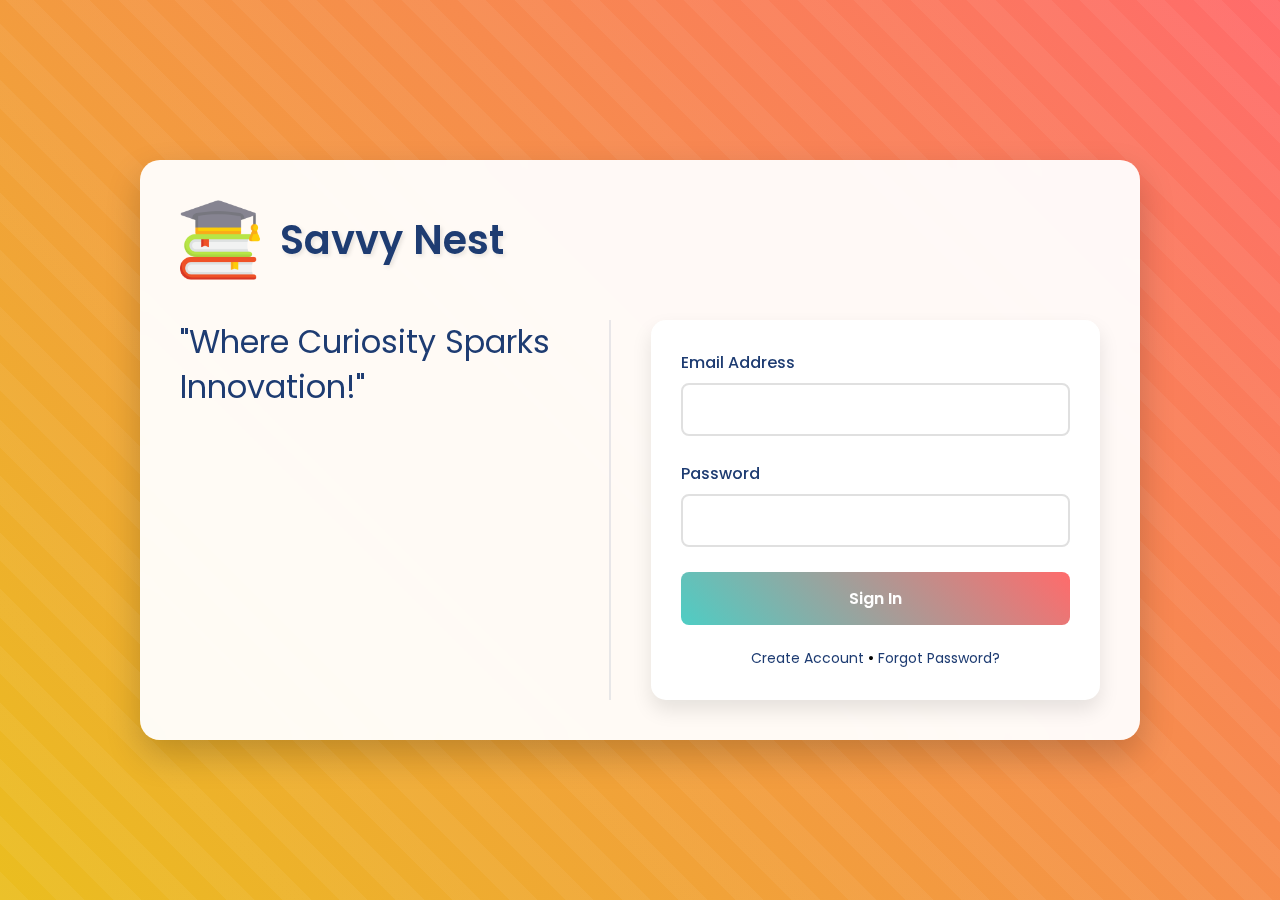
<file: login/login.html>
<!DOCTYPE html>
<html lang="en">
<head>
    <meta charset="UTF-8">
    <meta name="viewport" content="width=device-width, initial-scale=1.0">
    <title>Savvy Nest</title>
    <link href="https://fonts.googleapis.com/css2?family=Poppins:wght@300;400;600&display=swap" rel="stylesheet">
    <link rel="icon" href="../images/education.png">
    <style>
        * {
            margin: 0;
            padding: 0;
            box-sizing: border-box;
            font-family: 'Poppins', sans-serif;
        }
        
        body {
            background: linear-gradient(45deg, #eabe1f, #ff6b6b);
            min-height: 100vh;
            display: flex;
            justify-content: center;
            align-items: center;
            position: relative;
            overflow: hidden;
        }

        .bg-pattern {
            position: absolute;
            width: 100%;
            height: 100%;
            background: repeating-linear-gradient(
                45deg,
                rgba(255,255,255,0.05) 0px,
                rgba(255,255,255,0.05) 20px,
                transparent 20px,
                transparent 40px
            );
        }

        .login-container {
            background: rgba(255, 255, 255, 0.95);
            border-radius: 20px;
            box-shadow: 0 15px 35px rgba(0,0,0,0.2);
            width: 90%;
            max-width: 1000px;
            padding: 40px;
            position: relative;
            z-index: 1;
            backdrop-filter: blur(10px);
            transition: transform 0.3s ease;
        }

        .login-container:hover {
            transform: translateY(-5px);
        }

        .header {
            display: flex;
            align-items: center;
            margin-bottom: 40px;
        }

        #logo {
            width: 80px;
            height: 80px;
            margin-right: 20px;
            animation: float 3s ease-in-out infinite;
        }

        #name {
            font-size: 2.5em;
            color: #1e3c72;
            font-weight: 600;
            text-shadow: 2px 2px 4px rgba(0,0,0,0.1);
        }

        .content {
            display: flex;
            gap: 40px;
        }

        .tagline {
            flex: 1;
            color: #1e3c72;
            font-size: 2em;
            line-height: 1.4;
            padding-right: 40px;
            border-right: 2px solid rgba(30,60,114,0.1);
        }

        .login-form {
            flex: 1;
            padding: 30px;
            background: white;
            border-radius: 15px;
            box-shadow: 0 10px 20px rgba(0,0,0,0.1);
        }

        .form-group {
            margin-bottom: 25px;
        }

        label {
            display: block;
            margin-bottom: 8px;
            color: #1e3c72;
            font-weight: 500;
        }

        input {
            width: 100%;
            padding: 12px 20px;
            border: 2px solid #e0e0e0;
            border-radius: 8px;
            font-size: 16px;
            transition: all 0.3s ease;
        }

        input:focus {
            outline: none;
            border-color: #1e3c72;
            box-shadow: 0 0 10px rgba(30,60,114,0.2);
        }

        .login-btn {
            background: linear-gradient(45deg, #4ecdc4, #ff6b6b);
            color: white;
            padding: 14px 30px;
            border: none;
            border-radius: 8px;
            font-size: 16px;
            font-weight: 600;
            cursor: pointer;
            transition: all 0.3s ease;
            width: 100%;
        }

        .login-btn:hover {
            transform: translateY(-2px);
            box-shadow: 0 5px 15px rgba(30,60,114,0.3);
        }

        .links {
            margin-top: 20px;
            text-align: center;
        }

        .links a {
            color: #1e3c72;
            text-decoration: none;
            font-size: 14px;
            transition: color 0.3s ease;
        }

        .links a:hover {
            color: #2a5298;
            text-decoration: underline;
        }

        @keyframes float {
            0%, 100% { transform: translateY(0); }
            50% { transform: translateY(-10px); }
        }

        @media (max-width: 768px) {
            .content {
                flex-direction: column;
            }
            .tagline {
                border-right: none;
                border-bottom: 2px solid rgba(30,60,114,0.1);
                padding-bottom: 30px;
                padding-right: 0;
            }
        }
    </style>
</head>
<body>
    <div class="bg-pattern"></div>
    <div class="login-container">
        <div class="header">
            <img src="../images/education.png" id="logo" alt="Savvy Nest Logo">
            <h1 id="name">Savvy Nest</h1>
        </div>
        <div class="content">
            <div class="tagline">
                "Where Curiosity Sparks Innovation!"
            </div>
            <form class="login-form" id="loginForm">
                <div class="form-group">
                    <label for="email">Email Address</label>
                    <input type="email" id="email" required>
                </div>
                <div class="form-group">
                    <label for="password">Password</label>
                    <input type="password" id="password" required>
                </div>
                <button type="submit" class="login-btn">Sign In</button>
                <div class="links">
                    <a href="signnuppp.html">Create Account</a> • 
                    <a href="#">Forgot Password?</a>
                </div>
            </form>
        </div>
    </div>

    <script>
        document.getElementById('loginForm').addEventListener('submit', function(e) {
            e.preventDefault();
            
            const email = document.getElementById('email').value;
            const password = document.getElementById('password').value;
            
            // Simple validation
            if (!validateEmail(email)) {
                showError('Please enter a valid email address');
                return;
            }
            
            if (password.length < 8) {
                showError('Password must be at least 8 characters');
                return;
            }
            
            
            showLoading();
            setTimeout(() => {
                window.location.href = '../index.html';
            }, 1500);
        });

        function validateEmail(email) {
            const re = /^[^\s@]+@[^\s@]+\.[^\s@]+$/;
            return re.test(email);
        }

        function showError(message) {
            const errorDiv = document.createElement('div');
            errorDiv.className = 'error-message';
            errorDiv.style.color = '#ff4444';
            errorDiv.style.marginBottom = '15px';
            errorDiv.textContent = message;
            
            const form = document.getElementById('loginForm');
            if (form.querySelector('.error-message')) {
                form.removeChild(form.querySelector('.error-message'));
            }
            form.insertBefore(errorDiv, form.firstChild);
        }

        function showLoading() {
            const btn = document.querySelector('.login-btn');
            btn.innerHTML = '<div class="loader"></div>';
            btn.style.cursor = 'not-allowed';
            btn.disabled = true;
        }

        // Add ripple effect to button
        document.querySelector('.login-btn').addEventListener('click', function(e) {
            let ripple = document.createElement('div');
            ripple.style.position = 'absolute';
            ripple.style.width = '20px';
            ripple.style.height = '20px';
            ripple.style.background = 'rgba(255,255,255,0.5)';
            ripple.style.borderRadius = '50%';
            ripple.style.transform = 'translate(-50%, -50%)';
            ripple.style.pointerEvents = 'none';
            ripple.style.left = e.clientX - this.offsetLeft + 'px';
            ripple.style.top = e.clientY - this.offsetTop + 'px';
            this.appendChild(ripple);
            
            setTimeout(() => ripple.remove(), 500);
        });
    </script>
</body>
</html>
</file>
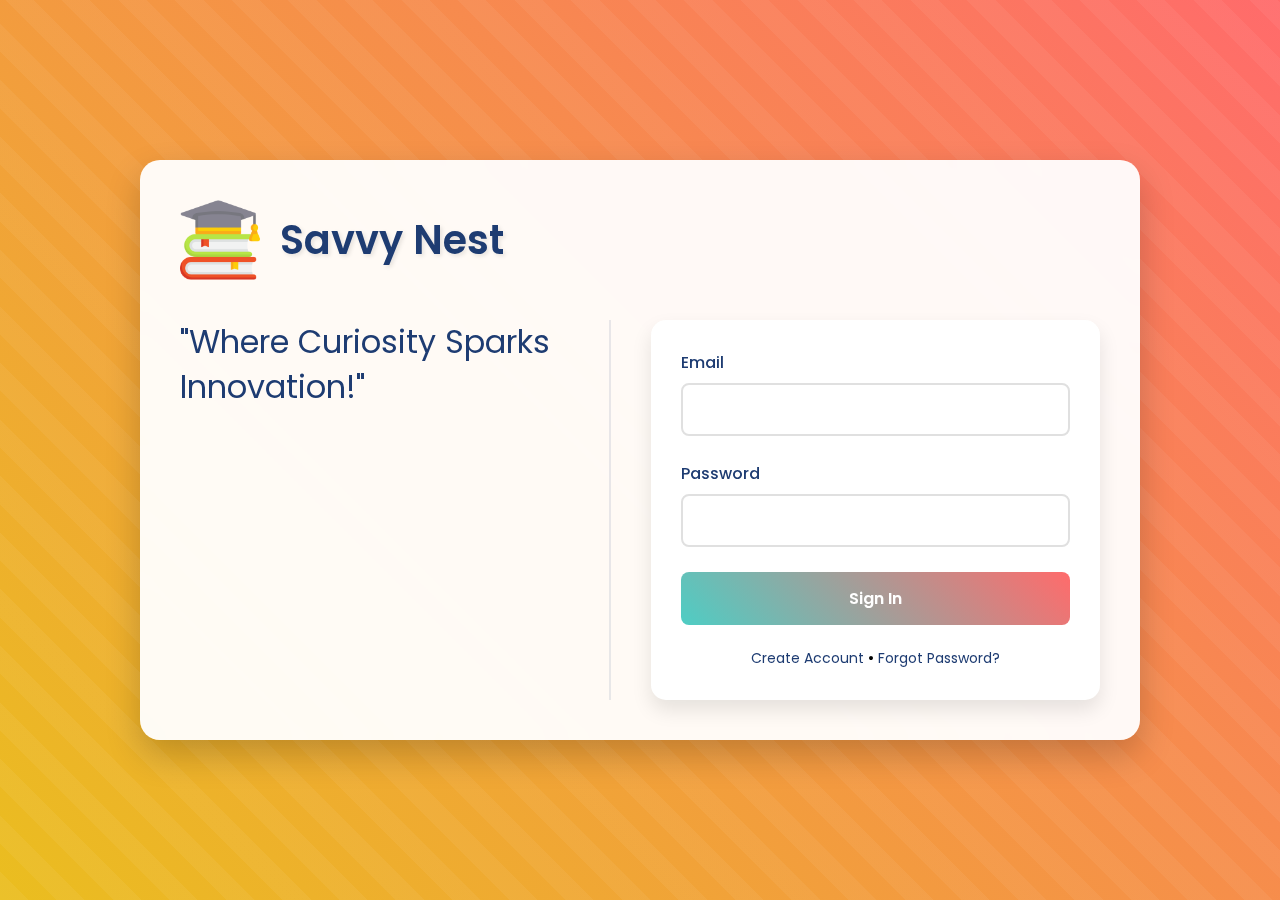
<file: login/loginnnn.html>
<!DOCTYPE html>
<html lang="en">
<head>
    <meta charset="UTF-8">
    <meta name="viewport" content="width=device-width, initial-scale=1.0">
    <title>login - Savvy Nest</title>
    <link href="https://fonts.googleapis.com/css2?family=Poppins:wght@300;400;600&display=swap" rel="stylesheet">
    <link rel="icon" href="../images/education.png">
    <link rel="stylesheet" href="../css/login.css" />
    </head>
<body>
    <div class="bg-pattern"></div>
    <div class="login-container">
        <div class="header">
            <img src="../images/education.png" id="logo" alt="Savvy Nest Logo">
            <h1 id="name">Savvy Nest</h1>
        </div>
        <div class="content">
            <div class="tagline">
                "Where Curiosity Sparks Innovation!"
            </div>
            <form class="login-form" id="loginForm">
                <div class="form-group">
                    <label for="email">Email</label>
                    <input type="email" id="email" required>
                </div>
                <div class="form-group">
                    <label for="password">Password</label>
                    <input type="password" id="password" required>
                </div>
                <button type="submit" class="login-btn">Sign In</button>
                <div class="links">
                    <a href="signnuppp.html">Create Account</a> • 
                    <a href="#">Forgot Password?</a>
                </div>
            </form>
        </div>
    </div>
    <script src="../js/login.js"></script>
</body>
</html>
</file>
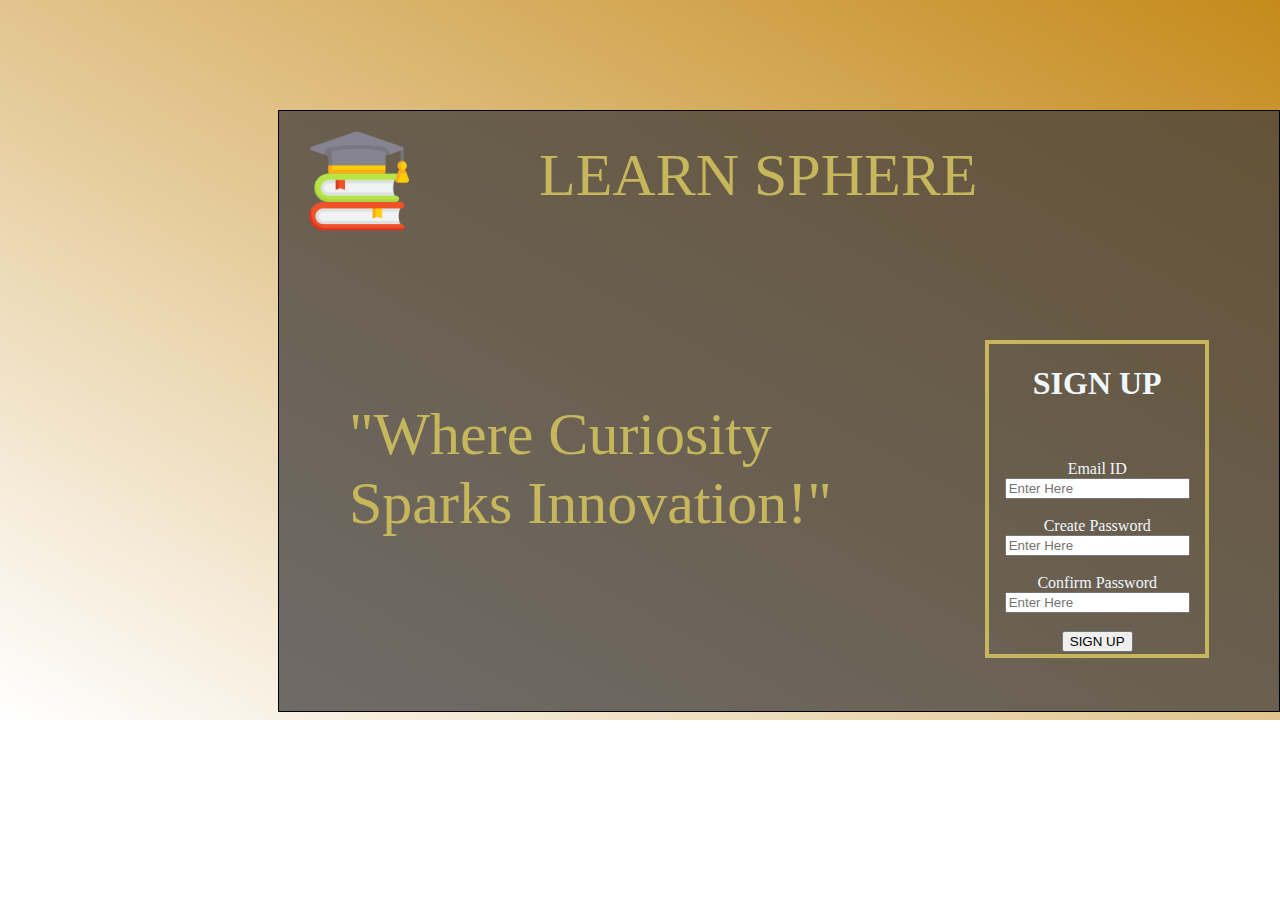
<file: login/signnuppp.html>
<!DOCTYPE html>
<html lang="en">
<head>
    <meta charset="UTF-8">
    <meta name="viewport" content="width=device-width, initial-scale=1.0">
    <title>sign up - Savvy Nest</title>
    <link rel="icon" href="../images/education.png">
    <style>
    body {
        background-image: linear-gradient(to top right, white, rgb(197, 138, 27));
        background-repeat: no-repeat;
        background-size: cover;
        background-position: center;
    }
    .login {
        width: 1000px;
        height: 600px;
        border: 0.5px solid black;
        margin-top: 110px;
        background-color: rgba(66, 62, 60, 0.75);
        margin-left: 270px;
    }
    .login1 {
        display: flex;
        flex-direction: row;
    }
    #logo {
        margin-left: 30px;
        margin-top: 20px;
        height: 100px;
        width: 100px;
    }
    #name {
        height: fit-content;
        margin: 30px;
        margin-left: 130px;
        font-size: 60px;
        color: rgb(198, 182, 92);
    }
    .login3 {
        display: inline-flex;
        flex-direction: row;
        padding-left: 50px;
        margin-top: 100px;
        padding-inline: 70px;
    }
    .login4 {
        margin-right: 100px;
    }
    #tagline {
        color: rgb(198, 182, 92);
        font-size: 35px;
        box-shadow: 40px;
        font-family: fantasy;
        font-weight: 500;
        font-size: 60px;
    }
    #loginform {
        color: aliceblue;
        text-align: center;
        border: 4px solid;
        width: 370px;
        height: 280px;
        padding-bottom: 30px;
        box-shadow: 40px;
        border-color: rgb(198, 182, 92);
    }
    a {
        color: red;
    }
    </style>
    <script>
        function validateForm() {
            var email = document.forms["signupForm"]["email"].value;
            var password = document.forms["signupForm"]["password"].value;
            var confirmPassword = document.forms["signupForm"]["confirmPassword"].value;
            var emailPattern = /^[a-zA-Z0-9._-]+@[a-zA-Z0-9.-]+\.[a-zA-Z]{2,6}$/;

            if (!emailPattern.test(email)) {
                alert("Please enter a valid email address.");
                return false;
            }

            if (password.length < 6) {
                alert("Password must be at least 6 characters long.");
                return false;
            }

            if (password !== confirmPassword) {
                alert("Passwords do not match.");
                return false;
            }

            if (!/[A-Z]/.test(password)) {
                alert("Password must contain at least one uppercase letter.");
                return false;
            }

            if (!/[a-z]/.test(password)) {
                alert("Password must contain at least one lowercase letter.");
                return false;
            }

            if (!/[0-9]/.test(password)) {
                alert("Password must contain at least one digit.");
                return false;
            }

            if (!/[!@#$%^&*]/.test(password)) {
                alert("Password must contain at least one special character (!@#$%^&*).");
                return false;
            }

            alert("Your account has been created!");
            return true;
        }
    </script>
</head>

<body>
    <form name="signupForm" action="../index.html" onsubmit="return validateForm()">
    <div class="login">
        <div class="login1">
            <div class="login2">
                <img src="../images/education.png" width="150px" height="150px" id="logo">
            </div>
            <div class="login2" id="name">LEARN SPHERE</div>
        </div>
        <div class="login3">
            <div class="login4" id="tagline"><p>"Where Curiosity Sparks Innovation!"</p>
        </div>
        <div class="login5" id="loginform">
            <h1>SIGN UP</h1><br><br>
            <label for="email">Email ID</label>
            <input type="email" name="email" id="email" placeholder="Enter Here"><br><br>
            <label for="password">Create Password</label>
            <input type="password" name="password" id="password" placeholder="Enter Here"><br><br>
            <label for="confirmPassword">Confirm Password</label>
            <input type="password" name="confirmPassword" id="confirmPassword" placeholder="Enter Here"><br><br>
            <input type="submit" value="SIGN UP" id="login4">
        </div>
    </div>
    </div>
</form>
</body>
</html>
</file>
<file: css/frontpage.css>
body{
    background-image: linear-gradient(to top right,white,rgb(197, 138, 27));
}



.img{
    width:50px;
    height:50px;
    margin-left: 7%;
    margin-top:27px
}

.symbol h1{
    margin-top: -45px;
    margin-left: 11%;
    font-family: Arial, Helvetica, sans-serif;
    font-size:35px
}



.navbar a{
    color:black;
    font-weight: 600;
    text-decoration: none;
    font-family: Arial, Helvetica, sans-serif;
    margin-top:-52px; 
}

.navbar .a1{
    background-image:linear-gradient(to top right,orange,rgb(212, 212, 31));
    padding: 13px;
    border-radius: 10px;
    font-weight: 600;
    color:white;
    margin-top:-66px;
    margin-left: 25px;
    font-family: Arial, Helvetica, sans-serif;
    height:20px;    
}

.best{
    font-size: 22px;
    background-image: linear-gradient(to top right,orange,rgb(212, 212, 31));
    width:24%;
    padding: 13px;
    border-radius: 10px;
    color: white;
    margin-top: -55px;
}

.slogan{
    margin-top:150px;
    font-family: Arial, Helvetica, sans-serif;
    margin-left: 7%;
    font-size:25px;
}

.description{
    margin-left: 7%;
    font-size:20px;
    font-family: Arial, Helvetica, sans-serif;
    margin-bottom: 50px;
    margin-top: 50px;
    font-weight: 1000;
}

.a2{
    font-weight: 600;
    font-family: Arial, Helvetica, sans-serif;
    margin-left: 7%;
    background-image:linear-gradient(to top right,orange,rgb(212, 212, 31));
    color: white;
    padding:15px;
    border-radius: 10px;
    text-decoration: none;
    font-size: 20px;
}

.bgcolor{
    background-image: linear-gradient(to top right,orange,yellow);
    height:550px;
    width:40%;
    margin-left:60%;
    margin-top:-415px;
    border-radius: 50%;
}

.person{
    margin-top:-15px;
}


.testheading{
    font-size: 45px;
    font-weight: 600;
    font-family:Arial, Helvetica, sans-serif;
    width:45%;
    background-image:linear-gradient(to top right,orange,yellow);
    border-radius:10px;
    text-align: center;
    margin-left:27.5%;
    height:60px;
   
}

.testline{
    font-size:25px;
    font-weight:600;
    font-family:Arial, Helvetica, sans-serif;
    margin-left:32%
}


.testimonial{
    display:flex;
    justify-content: space-evenly;
    height:550px;
    width:80%;
    margin-left:10%;
    gap:35px;
    flex-wrap: wrap;
}

.testimonial1{
    background-image: linear-gradient(to top right,orange,yellow);
    width:31%;
    font-weight: 600;
    border-radius:10px;
    margin-top:10px;
    height:230px;
    transition:0.7s ease
}

.img1{
    height:25px;
    margin-left:7px;
    margin-top:5px
}

.answer1{
margin-left:10px;
margin-right: 10px;
}

.img2{
    height:50px;
    width:50px;
    border-radius: 50%;
    margin-left:82%
}

.name1{
margin-left:10px;
margin-top: 10px;
}

.img3{
    height:50px;
    width:50px;
    border-radius: 50%;
    margin-left:82%;
    margin-top:17px
}

.img4{
    height:50px;
    width:50px;
    border-radius: 50%;
    margin-left:82%;
    margin-top:17px
}

.ratehead{
    font-size:40px;
    font-weight:600;
    font-family:Arial, Helvetica, sans-serif;
    background-image:linear-gradient(to top right,orange,yellow);
    border-radius: 10px;
    width:25%;
    text-align:center;
    margin-left: 37.5%;
    height:60px;
    align-content: center;
}
.testimonial1:hover{
    transform: scale(1.15);
    border:2px solid
}

.container{
    position:relative;
    width:80%;
    padding:20px 30px;
    border:1px solid #444;
    border-radius: 5px;
    display:flex;
    align-items: center;
    justify-content:center;
    flex-direction: column;
    margin-left:8%;
    background:#080000
}
.container .post{
    display:none;
}
.container .text{
    font-size:25px;
    color:orange;
    font-weight: 500;
}

.container .star-widget input{
    display:none
}

.star-widget label{
    font-size:40px;
    color:#444;
    padding:10px;
    float:right;
}

input:not(:checked) ~ label:hover,
input:not(:checked)~ label:hover ~hover{
    color:orange
}
input:checked ~ label{
    color: orange
}

#rate-1:checked ~ form header:before{
    content:"I just hate  it😫";
}
#rate-2:checked ~ form header:before{
    content:"I don't like it😖";
}
#rate-3:checked ~ form header:before{
    content:"It is awesome😄";
}
#rate-4:checked ~ form header:before{
    content:"I just like it😎";
}
#rate-5:checked ~ form header:before{
    content:"I just love it😍";
}
.container form{
    display:none
}
input:checked ~ form{
    display:block
}

form header{
    width:100%;
    font-size:25px;
    color:orange;
    font-weight:500;
    margin:5px 0 5px 0;
    text-align: center;
    transition:all 0.2s ease;
}

form .textarea{
    height:100px;
    width:100%;
    overflow:hidden
}
form .textarea textarea{
    height:100%;
    width:100%;
    outline:none;
    border:1px solid #333;
    color:#eee;
    background:#222;
    padding:10px;
    font-size:17px;
    resize:none
}
form.btn{
    height:45px;
    width:100%;
    margin:15px 0;
}
form .btn button{
    height:100%;
    width:100%;
    border:1px solid #444;
    outline:none;
    background: #222;
    color:#999;
    font-size:25px;
    cursor:pointer;
    margin-top: 20px;
    padding: 10px;
    transition:all 0.3s ease;
}
form .btn button:hover{
    background:#1b1b1b
}
</file>
<file: css/features.css>
body{
    background-image: linear-gradient(to top right,white,rgb(197, 138, 27));
}

.img{
    width:50px;
    height:50px;
    margin-left: 7%;
    margin-top:27px
}

.symbol h1{
    margin-top: -45px;
    margin-left: 11%;
    font-family: Arial, Helvetica, sans-serif;
    font-size:35px
}



.navbar a{
    color:black;
    font-weight: 600;
    text-decoration: none;
    font-family: Arial, Helvetica, sans-serif;
    margin-top:-52px; 
}

.navbar .a1{
    background-image:linear-gradient(to top right,orange,rgb(212, 212, 31));
    padding: 13px;
    border-radius: 10px;
    font-weight: 600;
    color:white;
    margin-top:-66px;
    margin-left: 25px;
    font-family: Arial, Helvetica, sans-serif;
    height:20px;    
}
.heading{
    font-size: 60px;
    background-image:linear-gradient(to top right,orange,rgb(212, 212, 31));
    width:50%;
    text-align: center;
    font-weight: 600;
    border-radius: 15px;
    margin-left: 25%;
    margin-top: 75px;
}

.line{
    font-size: 25px;
    margin-bottom: 0px;
    text-align: center;
    font-family:Arial, Helvetica, sans-serif;
}

.features{
    height:360px;
    margin-top: 130px;
    display: flex;
    width:80%;
    margin-left:10%;
    margin-right:10%;
    gap:50px
}

.anchor1{
    text-decoration: none;
    color:black
}

.feature1{
    background-image: linear-gradient(to top right,orange,rgb(212, 212, 31));;
    height:200px;
    border-radius: 10px;
    width: 140%;
    transition: 0.7s ease;
}

.feature1 i{
    font-size: 40px;
    margin-left: 10px;
    margin-top: 10px;
}

.feature1 h2{
    margin-top: 30px;
    margin-left: 10px;
    font-weight: 600;
}

.feature1 p{
    margin-top: 30px;
    margin-left: 10px;
    font-weight: 600;
    font-size: 17px;
}

.anchor2{
    text-decoration: none;
    color:black
}

.feature2{
    background-image: linear-gradient(to top right,orange,rgb(212, 212, 31));
    height: 200px;
    border-radius: 10px;
    transition: 0.7s ease;
    width:95%;
    margin-left: 20%;
}

.feature2 i{
    font-size:40px;
    margin-top: 10px;
    margin-left: 10px;
}

.feature2 h2{
    font-weight: 600;
    margin-top: 27px;
    margin-left: 10px;
}

.feature2 p{
    font-weight: 600;
    margin-left: 10px;
    margin-top: 30px;
    font-size: 17px;
}

.anchor3{
    text-decoration: none;
    color: black;
}
.feature3{
    background-image: linear-gradient(to top right,orange,rgb(212, 212, 31));
    height: 200px;
    border-radius: 10px;
    transition: 0.7s ease;
    width:90%;
    margin-left: 10%;
}

.feature3 i{
    margin-left: 10px;
    margin-top: 10px;
    font-size: 40px;
}

.feature3 h2{
    margin-left: 10px;
    font-weight: 600;
    margin-top: 27px;
}

.feature3 p{
    font-weight: 600;
    font-size: 17px;
    margin-left: 10px;
    margin-top: 30px;
}

.feature1:hover{
    transform:scale(1.20);
    border:2px solid
}

.feature2:hover{
    transform: scale(1.20);
    border:2px solid
}

.feature3:hover{
    transform: scale(1.20);
    border:2px solid;
}

.lightbox{
    display:none;
    width:100%;
    height:100%;
    background-color:rgb(0, 0, 0,0.9);
    top:0;
    left:0;
    justify-content: center;
    align-items: center;
    flex-wrap: wrap;
    position:fixed;
}

.lightboxcontent{
width:100%;
animation:fadeIn 1.5s;
max-width:700px;
position:relative
}
      
@keyframes fadeIn{
    from{opacity:0}
    to{opacity:1}
}

.lightboxcontent img{
    width:100%
}
:target{
    display:flex
}
.close{
    color:white;
    position: absolute;
    font-size: 30px;
    top:50px;
    left:1140px
}
.now{
    font-size: 60px;
    background-image:linear-gradient(to top right,orange,rgb(212, 212, 31));
    width:50%;
    text-align: center;
    font-weight: 600;
    border-radius: 15px;
    margin-left: 25%;
    margin-top: 0px;
    margin-bottom: 30px;
}
.slider{
    position: relative;
    overflow: hidden;
    margin: auto;
    width:1050px
}

.slides{
    display:flex;
    transition: transform 0.5s ease-in-out;
}

.slide{
    min-width: 100%;
}

img{
    width:100%
}
</file>
<file: css/learningplatform1.css>
body {
    font-family: Arial, sans-serif;
    background-color: #f8f8f9;
    margin: 0;
    padding: 20px;
}

header {
    text-align: center;
    margin-bottom: 40px;
}

h1 {
    color: #ffffff;
    background-image: linear-gradient(to right,rgb(14, 10, 3),rgb(0, 0, 0));
    border-radius: 80px;;
}
h3 {
    color:rgb(37, 40, 37);

}
.course-container {
    display: flex;
    flex-wrap: wrap;
    justify-content: space-around;
    gap: 20px;
}

.course-box {
    background-image: linear-gradient(to right,orange,rgb(235, 168, 12),rgb(248, 159, 6),rgb(223, 227, 20));
    border: 2px solid #110f0f;
    border-radius: 12px;
    box-shadow: 0 8px 16px rgba(0, 0, 0, 0.1);
    width: 300px;
    height: 200px;
    padding: 20px;
    text-align: center;
    transition: transform 0.3s, box-shadow 0.3s;
    position: relative;
}

.course-box h2 {
    color: #09090a;
}

.course-box p {
    color: #290505;
    flex-grow: 1;
}

.course-box button {
    background-color: #021931;
    color: white;
    border: none;
    border-radius: 5px;
    padding: 10px 15px;
    cursor: pointer;
    transition: background-color 0.3s;
}

.course-box button:hover {
    background-color: #0056b3;
}

.course-box:hover {
    transform: translateY(-5px);
    box-shadow: 0 12px 24px rgba(80, 5, 242, 0.2);
}
</file>
<file: css/login.css>
* {
            margin: 0;
            padding: 0;
            box-sizing: border-box;
            font-family: 'Poppins', sans-serif;
        }
        
        body {
            background: linear-gradient(45deg, #eabe1f, #ff6b6b);
            min-height: 100vh;
            display: flex;
            justify-content: center;
            align-items: center;
            position: relative;
            overflow: hidden;
        }

        .bg-pattern {
            position: absolute;
            width: 100%;
            height: 100%;
            background: repeating-linear-gradient(
                45deg,
                rgba(255,255,255,0.05) 0px,
                rgba(255,255,255,0.05) 20px,
                transparent 20px,
                transparent 40px
            );
        }

        .login-container {
            background: rgba(255, 255, 255, 0.95);
            border-radius: 20px;
            box-shadow: 0 15px 35px rgba(0,0,0,0.2);
            width: 90%;
            max-width: 1000px;
            padding: 40px;
            position: relative;
            z-index: 1;
            backdrop-filter: blur(10px);
            transition: transform 0.3s ease;
        }

        .login-container:hover {
            transform: translateY(-5px);
        }

        .header {
            display: flex;
            align-items: center;
            margin-bottom: 40px;
        }

        #logo {
            width: 80px;
            height: 80px;
            margin-right: 20px;
            animation: float 3s ease-in-out infinite;
        }

        #name {
            font-size: 2.5em;
            color: #1e3c72;
            font-weight: 600;
            text-shadow: 2px 2px 4px rgba(0,0,0,0.1);
        }

        .content {
            display: flex;
            gap: 40px;
        }

        .tagline {
            flex: 1;
            color: #1e3c72;
            font-size: 2em;
            line-height: 1.4;
            padding-right: 40px;
            border-right: 2px solid rgba(30,60,114,0.1);
        }

        .login-form {
            flex: 1;
            padding: 30px;
            background: white;
            border-radius: 15px;
            box-shadow: 0 10px 20px rgba(0,0,0,0.1);
        }

        .form-group {
            margin-bottom: 25px;
        }

        label {
            display: block;
            margin-bottom: 8px;
            color: #1e3c72;
            font-weight: 500;
        }

        input {
            width: 100%;
            padding: 12px 20px;
            border: 2px solid #e0e0e0;
            border-radius: 8px;
            font-size: 16px;
            transition: all 0.3s ease;
        }

        input:focus {
            outline: none;
            border-color: #1e3c72;
            box-shadow: 0 0 10px rgba(30,60,114,0.2);
        }

        .login-btn {
            background: linear-gradient(45deg, #4ecdc4, #ff6b6b);
            color: white;
            padding: 14px 30px;
            border: none;
            border-radius: 8px;
            font-size: 16px;
            font-weight: 600;
            cursor: pointer;
            transition: all 0.3s ease;
            width: 100%;
        }

        .login-btn:hover {
            transform: translateY(-2px);
            box-shadow: 0 5px 15px rgba(30,60,114,0.3);
        }

        .links {
            margin-top: 20px;
            text-align: center;
        }

        .links a {
            color: #1e3c72;
            text-decoration: none;
            font-size: 14px;
            transition: color 0.3s ease;
        }

        .links a:hover {
            color: #2a5298;
            text-decoration: underline;
        }
</file>
<file: css/course.css>
/* Reset and Base Styles */
        * {
            margin: 0;
            padding: 0;
            box-sizing: border-box;
            font-family: 'Poppins', sans-serif;
        }

        body {
            background-color: #f4f7fa;
            color: #cf8412;
            line-height: 1.6;
        }

        /* Navigation Bar */
        .navbar {
            display: flex;
            justify-content: space-between;
            align-items: center;
            background-color: hsl(66, 88%, 62%);
            padding: 15px 50px;
            color: #000000;
            position: sticky;
            top: 0;
            z-index: 100;
        }

        .navbar .logo {
            display: flex;
            align-items: center;
        }

        .navbar .logo img {
            width: 40px;
            margin-right: 10px;
        }

        .navbar .logo h1 {
            font-size: 24px;
            font-weight: 600;
        }

        .nav-links {
            list-style: none;
            display: flex;
        }

        .nav-links li {
            margin-left: 20px;
        }

        .nav-links a {
            color: #fff;
            text-decoration: none;
            font-size: 16px;
            transition: color 0.3s;
        }

        .nav-links a:hover,
        .nav-links a.active {
            color: #000000;
        }

        /* Header */
        header {
            text-align: center;
            padding: 50px 20px;
            background: linear-gradient(135deg, #7b961951, #c6ba0fd7);
            color: #fff;
            animation: fadeIn 1s ease-in;
        }

        header h1 {
            font-size: 36px;
            margin-bottom: 10px;
        }

        header p {
            font-size: 18px;
            margin-bottom: 20px;
        }

        .search-container {
            max-width: 600px;
            margin: 0 auto;
        }

        #searchBar {
            width: 100%;
            padding: 12px 20px;
            font-size: 16px;
            border: none;
            border-radius: 25px;
            box-shadow: 0 2px 5px rgba(0, 0, 0, 0.1);
            transition: box-shadow 0.3s;
        }

        #searchBar:focus {
            outline: none;
            box-shadow: 0 4px 10px rgba(0, 0, 0, 0.2);
        }

        /* Course Container */
        .course-container {
            display: grid;
            grid-template-columns: repeat(auto-fit, minmax(300px, 1fr));
            gap: 20px;
            padding: 30px;
            max-width: 1200px;
            margin: 0 auto;
        }

        .course-box {
            background: #fff;
            border-radius: 10px;
            overflow: hidden;
            box-shadow: 0 4px 15px rgba(0, 0, 0, 0.1);
            transition: transform 0.3s, box-shadow 0.3s;
            cursor: pointer;
        }

        .course-box:hover {
            transform: translateY(-5px);
            box-shadow: 0 6px 20px rgba(0, 0, 0, 0.15);
        }

        .course-img img {
            width: 100%;
            height: 180px;
            object-fit: cover;
        }

        .course-box h2 {
            font-size: 22px;
            margin: 15px;
            color: #2c3e50;
        }

        .course-box p {
            font-size: 14px;
            margin: 0 15px 10px;
            color: #7f8c8d;
        }

        .course-box h3 {
            font-size: 18px;
            margin: 0 15px 15px;
            color: #e74c3c;
        }

        .course-buttons {
            display: flex;
            flex-wrap: wrap;
            gap: 10px;
            margin: 15px;
        }

        .btn {
            flex: 1;
            padding: 10px;
            font-size: 14px;
            border: none;
            border-radius: 5px;
            cursor: pointer;
            transition: background 0.3s;
        }

        .purchase-btn {
            background: #b3d40d;
            color: #fff;
        }

        .purchase-btn:hover {
            background: #a0a016;
        }

        .cart-btn {
            background: #455219;
            color: #fff;
        }

        .cart-btn:hover {
            background: #bd7b17;
        }

        .details-btn {
            background: #ecf0f1;
            color: #2c3e50;
        }

        .details-btn:hover {
            background: #bdc3c7;
        }

        /* Modal */
        .modal {
            display: none;
            position: fixed;
            top: 0;
            left: 0;
            width: 100%;
            height: 100%;
            background: rgba(0, 0, 0, 0.5);
            z-index: 200;
        }

        .modal-content {
            background: #fff;
            max-width: 500px;
            margin: 100px auto;
            padding: 20px;
            border-radius: 10px;
            position: relative;
            animation: slideIn 0.3s ease;
        }

        .close-btn {
            position: absolute;
            top: 10px;
            right: 15px;
            font-size: 24px;
            cursor: pointer;
        }

        /* Footer */
        footer {
            background: #614e31;
            color: #fff;
            text-align: center;
            padding: 20px;
            margin-top: 30px;
        }

        .social-links a {
            color: #fff;
            margin: 0 10px;
            font-size: 18px;
            transition: color 0.3s;
        }

        .social-links a:hover {
            color: #dfd815;
        }

        /* Animations */
        @keyframes fadeIn {
            from { opacity: 0; }
            to { opacity: 1; }
        }

        @keyframes slideIn {
            from { transform: translateY(-50px); opacity: 0; }
            to { transform: translateY(0); opacity: 1; }
        }

        /* Responsive Design */
        @media (max-width: 768px) {
            .navbar {
                flex-direction: column;
                padding: 15px;
            }

            .nav-links {
                margin-top: 10px;
            }

            .nav-links li {
                margin: 0 10px;
            }

            header h1 {
                font-size: 28px;
            }

            .course-container {
                grid-template-columns: 1fr;
            }
        }
</file>
